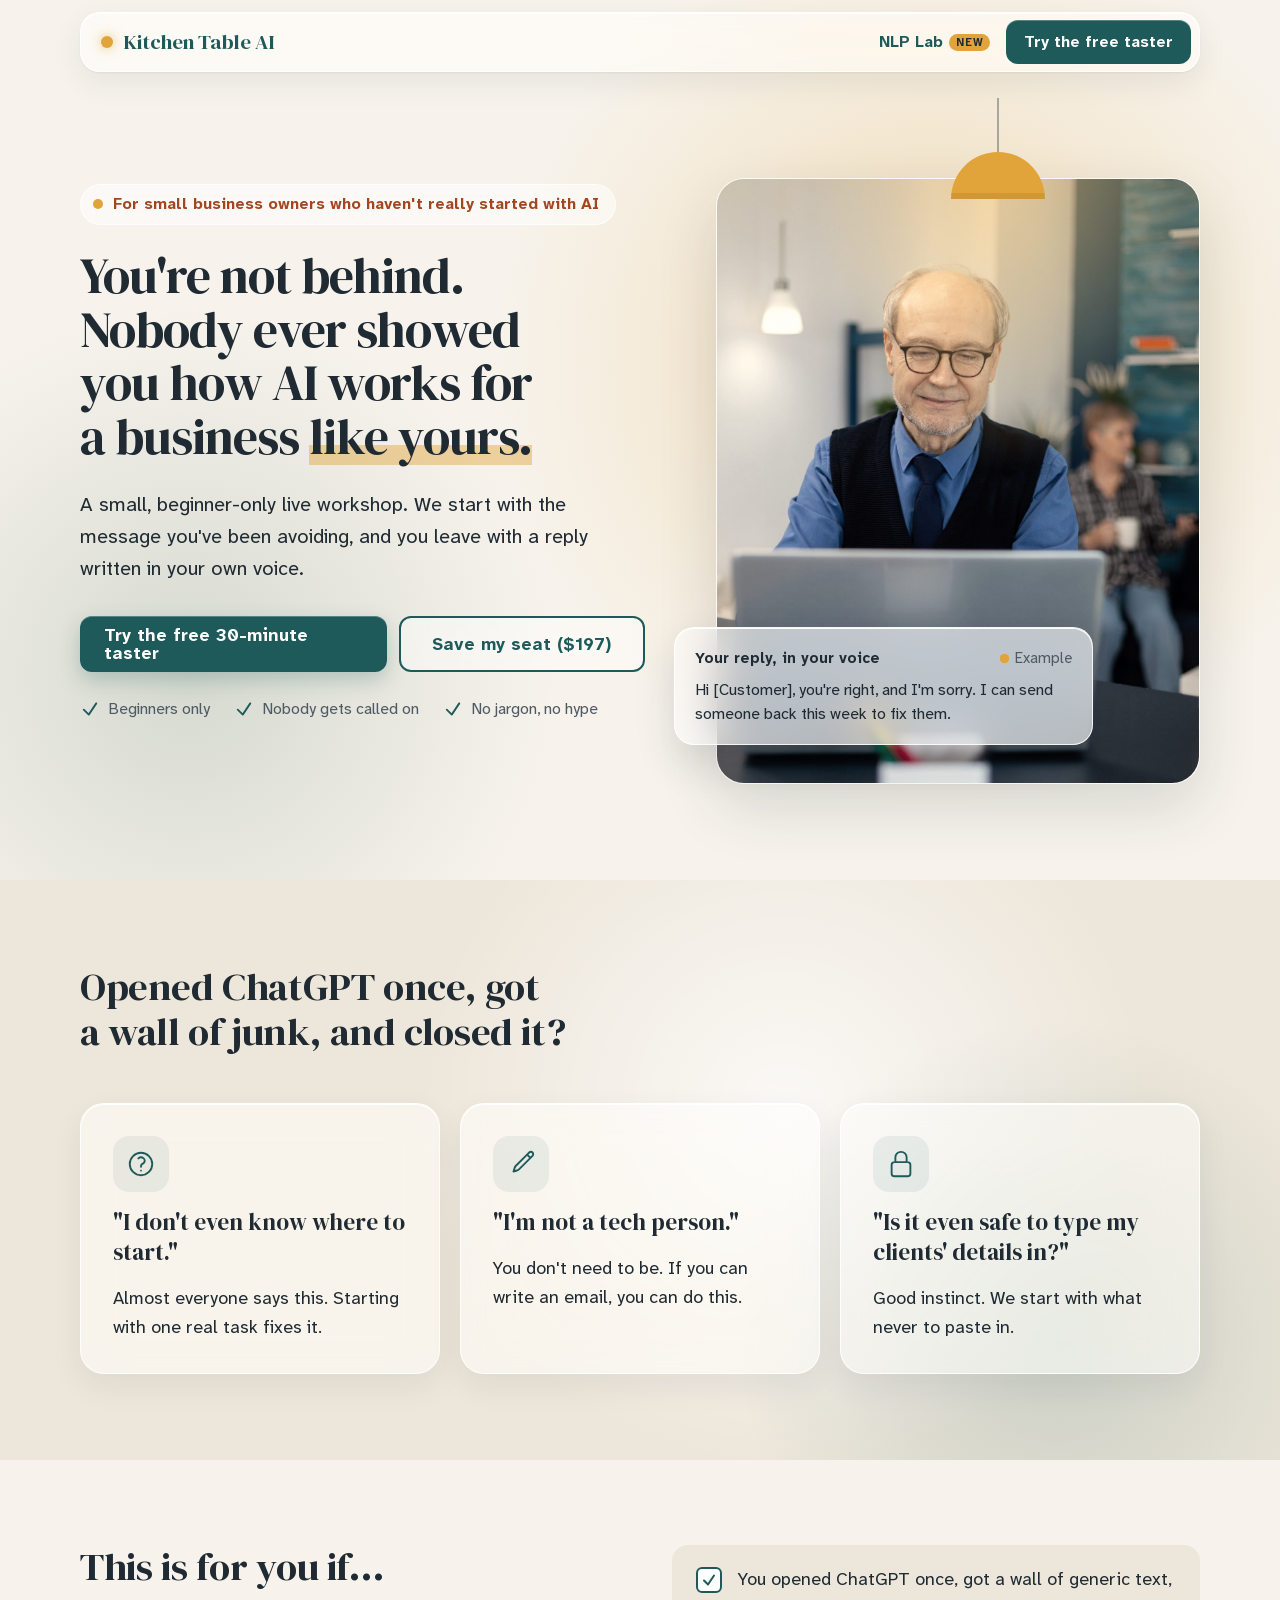
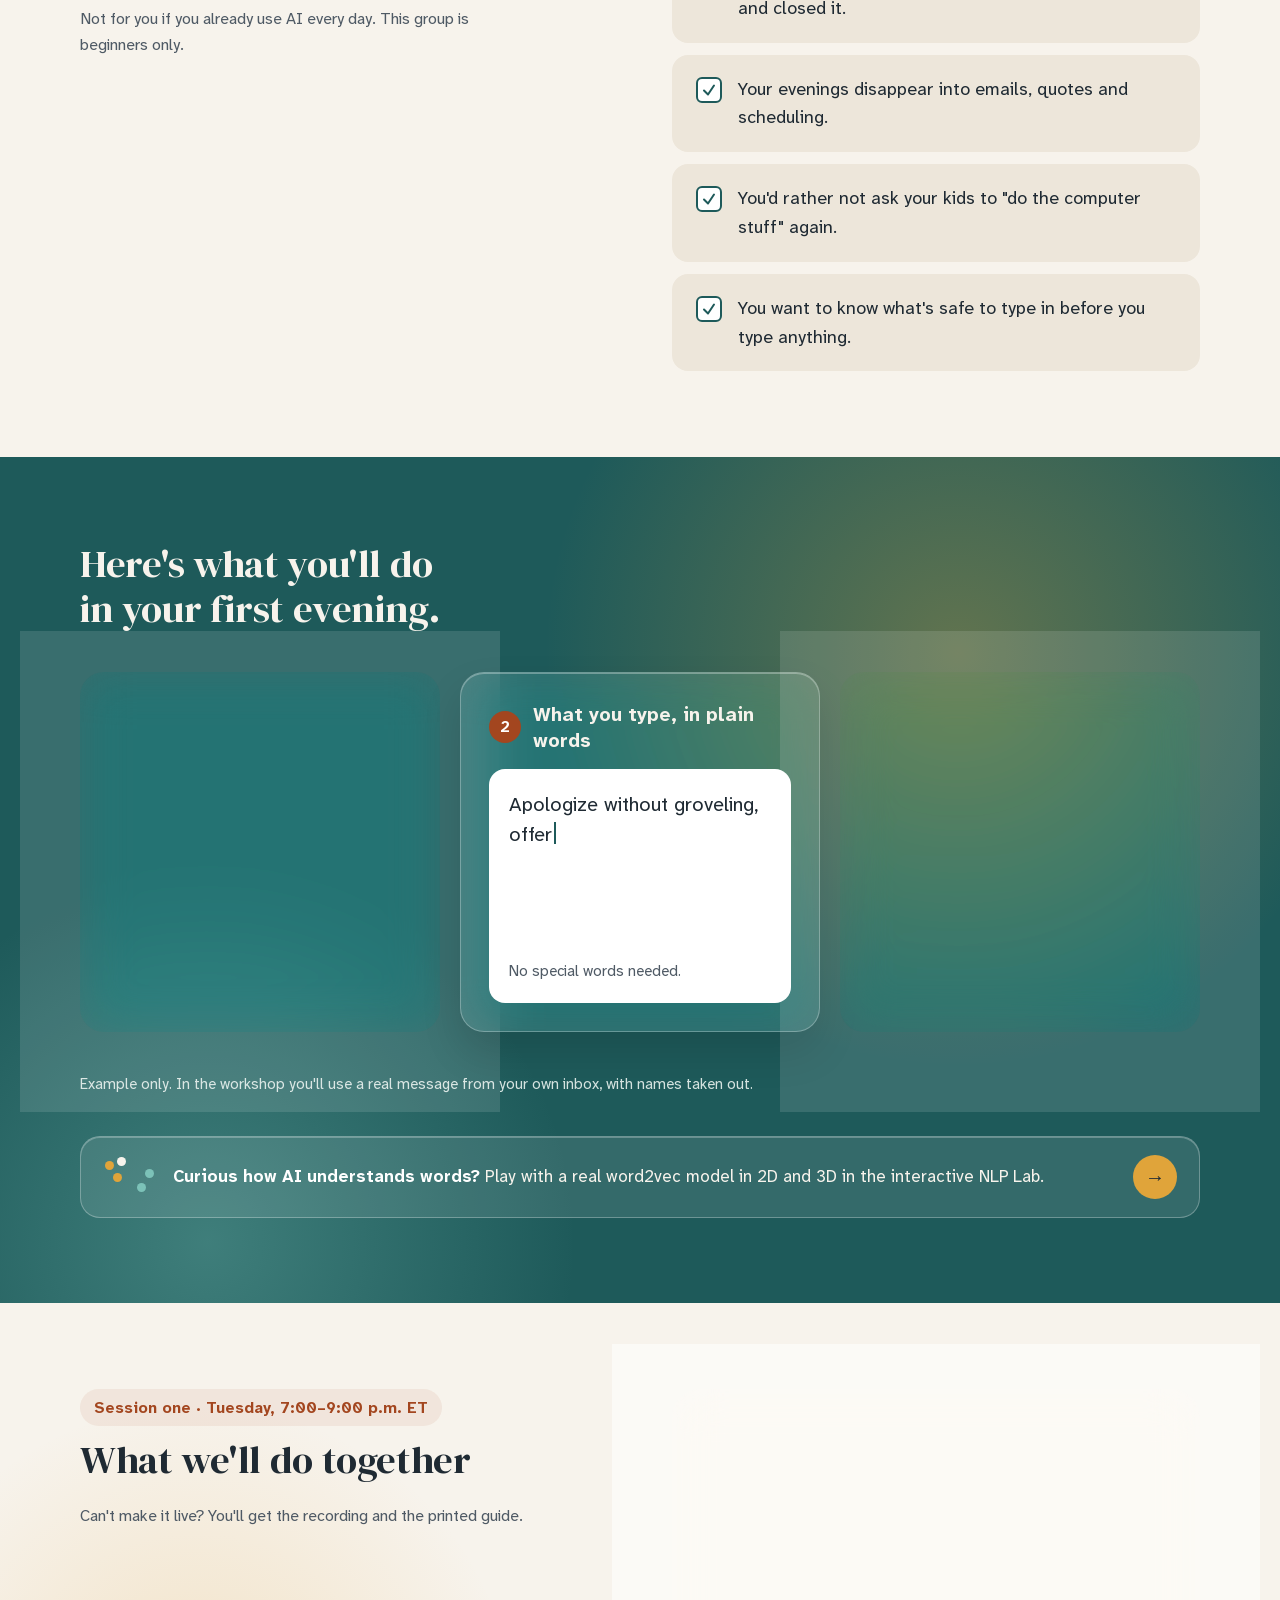
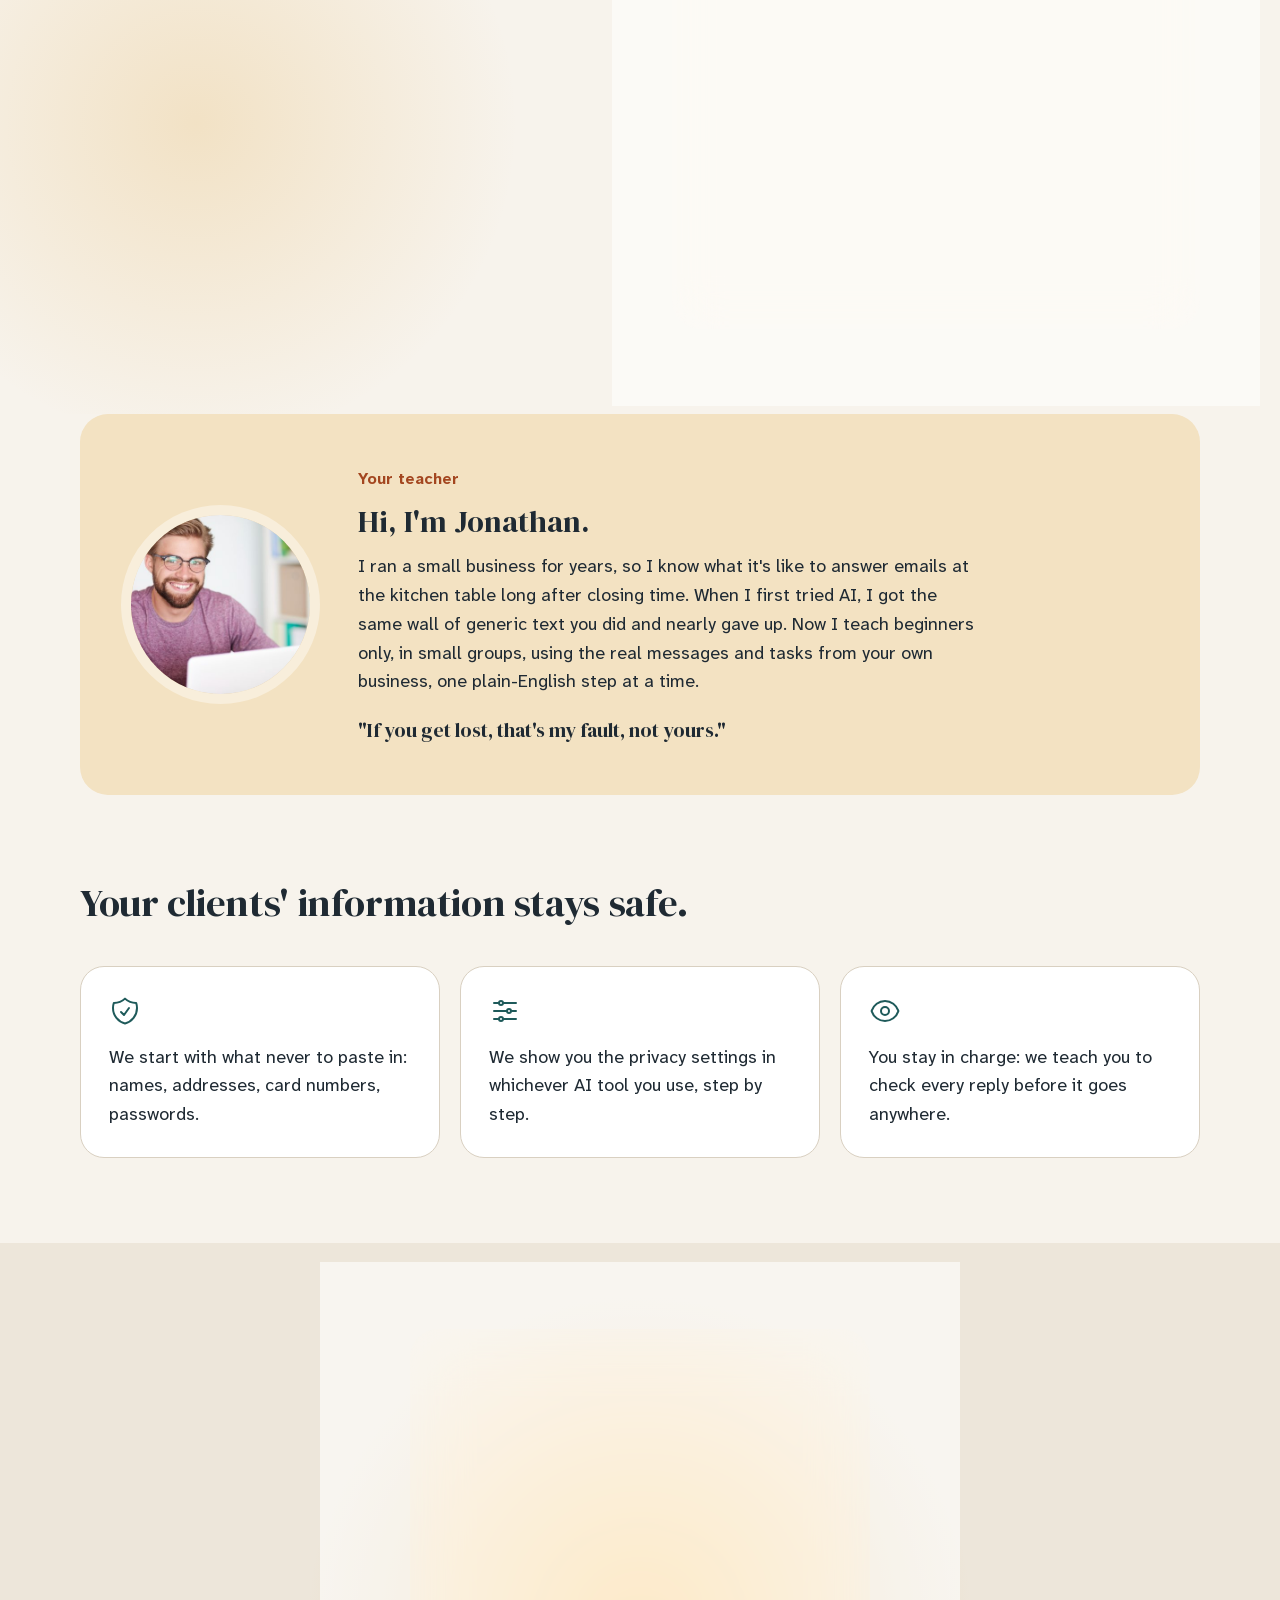
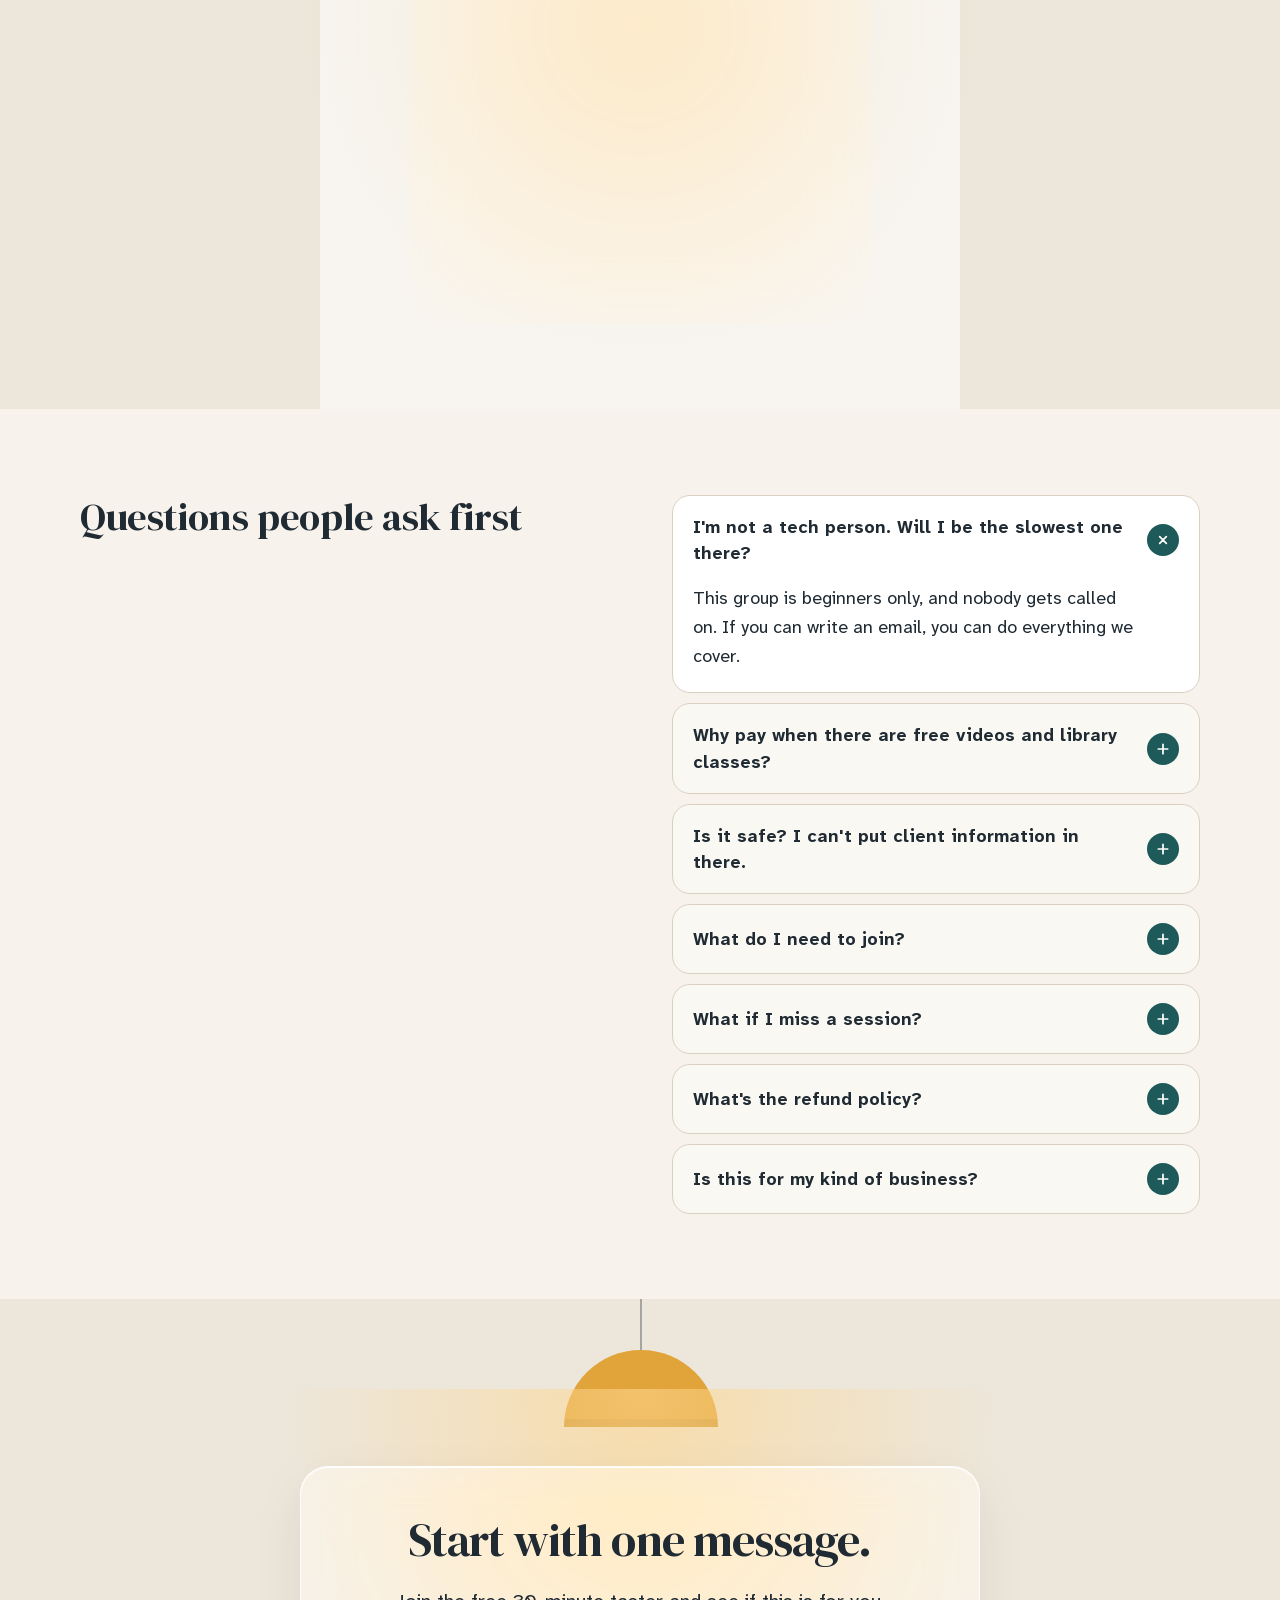
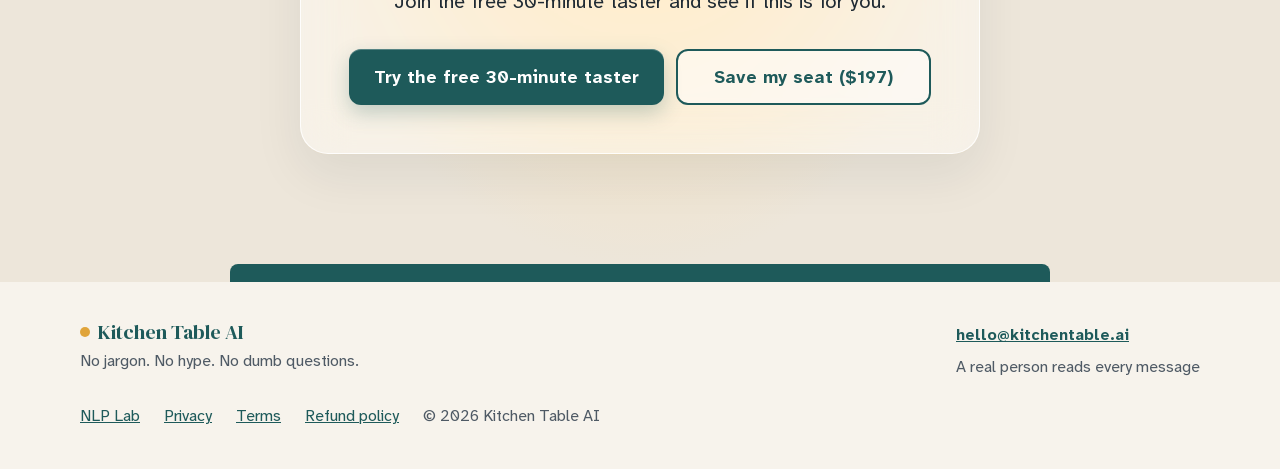
<file: index.html>
<!DOCTYPE html>
<html lang="en">
<head>
  <meta charset="utf-8">
  <meta name="viewport" content="width=device-width, initial-scale=1">
  <title>Kitchen Table AI | AI basics for small business owners</title>
  <meta name="description" content="A small, beginner-only live workshop for small business owners. Start with the message you've been avoiding and leave with a reply written in your own voice.">
  <meta name="theme-color" content="#F7F3EC">
  <meta property="og:type" content="website">
  <meta property="og:title" content="You're not behind. | Kitchen Table AI">
  <meta property="og:description" content="A small, beginner-only live AI workshop for small business owners. No jargon, no hype.">
  <meta property="og:image" content="/images/hero-laptop.jpg">
  <link rel="icon" href="data:image/svg+xml,%3Csvg xmlns='http://www.w3.org/2000/svg' viewBox='0 0 32 32'%3E%3Ccircle cx='16' cy='16' r='12' fill='%23E0A43A'/%3E%3C/svg%3E">
  <link rel="preload" href="/fonts/atkinson-hyperlegible-next-latin.woff2" as="font" type="font/woff2" crossorigin>
  <link rel="preload" href="/fonts/dm-serif-display-latin.woff2" as="font" type="font/woff2" crossorigin>
  <link rel="stylesheet" href="/fonts/fonts.css">
  <style>
    :root { --display: 'DM Serif Display'; --body: 'Atkinson Hyperlegible Next'; }
    html, body { margin: 0; background: #F7F3EC; color: #1F2A33; font-family: var(--body), sans-serif; font-synthesis: none; font-size: 18px; line-height: 1.6; -webkit-font-smoothing: antialiased; overflow-x: clip; }
    *, *::before, *::after { box-sizing: border-box; }
    a { color: #1E5A5A; }
    a:hover { color: #154242; }
    h1, h2, h3, p { margin: 0; }
    html { scroll-behavior: smooth; scroll-padding-top: 96px; }
    [hidden] { display: none !important; }
    @media (prefers-reduced-motion: reduce) { html { scroll-behavior: auto; } }

    /* Hover and keyboard-focus states (override the inline styles). */
    .h1:hover{background:#154242 !important;color:#fff !important;transform:translateY(-1px) !important}
    .f1:focus-visible{outline:3px solid #1E5A5A !important;outline-offset:2px !important}
    .h2:hover{background:#154242 !important;color:#fff !important;transform:translateY(-2px) !important;box-shadow:inset 0 1px 0 rgba(255,255,255,0.25),0 12px 28px rgba(30,90,90,0.32) !important}
    .h3:hover{background:rgba(255,255,255,0.8) !important;color:#154242 !important;transform:translateY(-2px) !important}
    .h4:hover{transform:translateY(-4px) !important}
    .f2:focus-visible{outline:3px solid #F7F3EC !important;outline-offset:2px !important}
    .h5:hover{background:#154242 !important;color:#fff !important;transform:translateY(-2px) !important}
    .h6:hover{background:rgba(255,255,255,0.85) !important;color:#154242 !important;transform:translateY(-2px) !important}
    /* Taster signup dialog */
    .signup { width: min(520px, calc(100% - 32px)); max-height: calc(100dvh - 32px); margin: auto; padding: 0; border: 1px solid rgba(255,255,255,0.9); border-radius: 28px; background: #FBF8F3; color: #1F2A33; box-shadow: 0 30px 80px rgba(31,42,51,0.28); overflow: auto; }
    .signup::backdrop { background: rgba(31,42,51,0.45); backdrop-filter: blur(4px); -webkit-backdrop-filter: blur(4px); }
    .signup:target:not([open]) { display: block; position: fixed; inset: 0; z-index: 50; }  /* no-JS fallback */
    html:has(.signup[open]) { overflow: hidden; }
    .signup__inner { position: relative; padding: clamp(28px, 5vw, 40px); display: flex; flex-direction: column; gap: 20px; }
    .signup__lamp { position: absolute; top: 0; right: 40px; width: 72px; height: 36px; background: #E0A43A; border-radius: 0 0 999px 999px; }
    .signup__close { position: absolute; top: 12px; left: 12px; width: 44px; height: 44px; border-radius: 12px; border: none; background: transparent; color: #4F5A65; display: flex; align-items: center; justify-content: center; cursor: pointer; text-decoration: none; }
    .signup__close:hover { background: rgba(30,90,90,0.07); color: #1F2A33; }
    .signup__eyebrow { color: #A3461F; font-weight: 700; font-size: 16px; padding-top: 28px; }
    .signup h2 { font: 400 clamp(30px, 5vw, 38px)/1.12 var(--display), serif; letter-spacing: -0.01em; text-wrap: balance; }
    .signup__when { display: flex; align-items: center; gap: 10px; background: #F3E2C2; border-radius: 14px; padding: 12px 16px; font-weight: 700; font-size: 16px; }
    .signup form { display: flex; flex-direction: column; gap: 16px; }
    .field { display: flex; flex-direction: column; gap: 6px; }
    .field label { font-weight: 700; font-size: 17px; }
    .field input { height: 56px; width: 100%; border: 2px solid #7A8590; border-radius: 10px; padding: 0 16px; font: 18px/1 var(--body), sans-serif; color: #1F2A33; background: #fff; }
    .field input:focus-visible { outline: 3px solid #1E5A5A; outline-offset: 2px; border-color: #1E5A5A; }
    .field input[aria-invalid="true"] { border-color: #A3261F; }
    .field__error { color: #A3261F; font-weight: 700; font-size: 15px; }
    .signup__submit { height: 56px; border: none; border-radius: 12px; background: #1E5A5A; color: #fff; font: 700 18px/1 var(--body), sans-serif; cursor: pointer; box-shadow: inset 0 1px 0 rgba(255,255,255,0.25), 0 8px 20px rgba(30,90,90,0.25); transition: background .2s, transform .2s; }
    .signup__submit:hover { background: #154242; transform: translateY(-1px); }
    .signup__submit:focus-visible { outline: 3px solid #1E5A5A; outline-offset: 2px; }
    .signup__submit[disabled] { opacity: 0.65; cursor: progress; transform: none; }
    .signup__fine { font-size: 15px; color: #4F5A65; text-align: center; }
    .signup__alert { color: #A3261F; font-weight: 700; font-size: 16px; }
    .vh { position: absolute !important; width: 1px; height: 1px; margin: -1px; padding: 0; overflow: hidden; clip: rect(0 0 0 0); white-space: nowrap; border: 0; }
    @media (prefers-reduced-motion: no-preference) {
      .signup[open] { animation: signup-in .45s cubic-bezier(.2,.7,.2,1); }
      @keyframes signup-in { from { opacity: 0; transform: translateY(24px) scale(.98); } }
    }
    /* Link to the NLP Lab */
    .nav-lab { display: inline-flex; align-items: center; gap: 6px; height: 44px; padding: 0 12px; border-radius: 12px; color: #1E5A5A; font: 700 16px/1 var(--body), sans-serif; text-decoration: none; white-space: nowrap; }
    .nav-lab:hover { background: rgba(30,90,90,0.08); color: #154242; }
    .nav-lab:focus-visible, .lab-teaser:focus-visible { outline: 3px solid #E0A43A; outline-offset: 2px; }
    .nav-lab__new { font-size: 11px; text-transform: uppercase; letter-spacing: .06em; background: #E0A43A; color: #1F2A33; border-radius: 999px; padding: 3px 7px; }
    @media (max-width: 520px) { .nav-lab__new { display: none; } .nav-lab { padding: 0 8px; } }
    .cta-short { display: none; }
    @media (max-width: 520px) { .cta-long { display: none; } .cta-short { display: inline; } }
    /* Narrow phones: logo + NLP Lab only; the hero's big taster button is on the first screen. */
    @media (max-width: 440px) { header [data-cta=header] { display: none !important; } .nav-lab { padding: 0 14px; background: rgba(30,90,90,0.08); } }
    .lab-teaser { display: flex; align-items: center; gap: 18px; padding: 18px 22px; border-radius: 20px; text-decoration: none; color: #F7F3EC; background: rgba(255,255,255,0.1); border: 1px solid rgba(255,255,255,0.28); box-shadow: inset 0 1px 0 rgba(255,255,255,0.25); transition: background .2s, transform .2s; }
    .lab-teaser:hover { background: rgba(255,255,255,0.18); color: #fff; transform: translateY(-2px); }
    .lab-teaser__text { flex: 1; font-size: 17px; line-height: 1.5; }
    .lab-teaser__text strong { color: #fff; }
    .lab-teaser__go { flex: none; width: 44px; height: 44px; border-radius: 50%; background: #E0A43A; color: #1F2A33; font-weight: 700; font-size: 20px; display: flex; align-items: center; justify-content: center; }
    .lab-teaser__dots { flex: none; position: relative; width: 52px; height: 44px; }
    .lab-teaser__dots i { position: absolute; width: 9px; height: 9px; border-radius: 50%; background: #E0A43A; }
    .lab-teaser__dots i:nth-child(1) { left: 2px; top: 6px; } .lab-teaser__dots i:nth-child(2) { left: 14px; top: 2px; background: #F7F3EC; }
    .lab-teaser__dots i:nth-child(3) { left: 10px; top: 18px; } .lab-teaser__dots i:nth-child(4) { left: 34px; top: 28px; background: #7CC2B8; }
    .lab-teaser__dots i:nth-child(5) { left: 42px; top: 14px; background: #7CC2B8; }
    @media (max-width: 480px) { .lab-teaser__dots { display: none; } .lab-teaser { padding: 16px 18px; } }
  </style>
</head>
<body>


<div style="position:sticky;top:0;z-index:20;padding:12px clamp(12px,3vw,32px)">
  <header role="banner" style="max-width:1120px;margin:0 auto;height:60px;border-radius:20px;padding:0 8px 0 20px;display:flex;align-items:center;justify-content:space-between;gap:12px;background:rgba(255,255,255,0.55);backdrop-filter:blur(24px) saturate(170%);-webkit-backdrop-filter:blur(24px) saturate(170%);border:1px solid rgba(255,255,255,0.8);box-shadow:inset 0 1px 0 rgba(255,255,255,0.9),0 1px 2px rgba(31,42,51,0.06),0 10px 30px rgba(31,42,51,0.08)">
    <a href="/" style="display:flex;align-items:center;gap:10px;text-decoration:none;color:#1E5A5A;font:600 clamp(19px,1.6vw,23px)/1 var(--display),serif;white-space:nowrap"><span style="width:12px;height:12px;border-radius:50%;background:#E0A43A;box-shadow:0 0 12px rgba(224,164,58,0.7);flex:none"></span>Kitchen Table AI</a>
    <nav aria-label="Main" style="display:flex;align-items:center;gap:4px">
    <a class="nav-lab" href="/nlp/">NLP Lab<span class="nav-lab__new" aria-hidden="true">new</span></a>
    <a class="h1 f1" href="#taster" data-cta="header" style="display:inline-flex;align-items:center;height:44px;padding:0 clamp(14px,1.4vw,20px);border-radius:12px;background:#1E5A5A;color:#fff;font:700 clamp(16px,1.25vw,18px)/1 var(--body),sans-serif;text-decoration:none;white-space:nowrap;box-shadow:inset 0 1px 0 rgba(255,255,255,0.25);transition:transform .2s,background .2s"><span class="cta-long">Try the free taster</span><span class="cta-short">Free taster</span></a>
    </nav>
  </header>
</div>

<main>
<section data-screen-label="Hero" style="position:relative;overflow-x:clip;padding:clamp(24px,3vw,40px) clamp(16px,4vw,48px) clamp(72px,7.5vw,112px);margin-top:-84px;padding-top:calc(84px + clamp(24px,3vw,40px))">
  <div data-drift="1" style="position:absolute;top:-10%;right:-8%;width:min(900px,140vw);height:min(900px,140vw);border-radius:50%;background:radial-gradient(circle,rgba(224,164,58,0.38) 0%,rgba(224,164,58,0.12) 40%,rgba(224,164,58,0) 70%);pointer-events:none"></div>
  <div data-drift="2" style="position:absolute;bottom:-20%;left:-15%;width:min(760px,130vw);height:min(760px,130vw);border-radius:50%;background:radial-gradient(circle,rgba(94,127,107,0.22) 0%,rgba(94,127,107,0) 68%);pointer-events:none"></div>
  <div style="position:relative;max-width:1120px;margin:0 auto;display:flex;flex-wrap:wrap;align-items:center;gap:clamp(48px,5.5vw,80px)">
    <div style="flex:11 1 340px;display:flex;flex-direction:column;gap:24px">
      <p data-in="1" style="align-self:flex-start;display:flex;align-items:center;gap:10px;color:#A3461F;font-weight:700;font-size:16px;line-height:1.4;padding:8px 16px 8px 12px;border-radius:999px;background:rgba(255,255,255,0.5);backdrop-filter:blur(16px);-webkit-backdrop-filter:blur(16px);border:1px solid rgba(255,255,255,0.8)"><span style="width:10px;height:10px;border-radius:50%;background:#E0A43A;flex:none"></span>For small business owners who haven't really started with AI</p>
      <h1 data-in="2" style="font:600 clamp(36px,3.9vw,56px)/1.08 var(--display),serif;letter-spacing:-0.02em;text-wrap:balance">You're not behind. Nobody ever showed you how AI works for a business <span style="background:linear-gradient(transparent 62%,rgba(224,164,58,0.45) 62%,rgba(224,164,58,0.45) 92%,transparent 92%)">like yours.</span></h1>
      <p data-in="3" style="font-size:20px;line-height:1.6;max-width:32em;color:#1F2A33;text-wrap:pretty">A small, beginner-only live workshop. We start with the message you've been avoiding, and you leave with a reply written in your own voice.</p>
      <div data-in="4" style="display:flex;flex-wrap:wrap;gap:12px;padding-top:8px">
        <a class="h2 f1" href="#taster" data-cta="hero" style="flex:1 1 280px;display:inline-flex;align-items:center;justify-content:center;height:56px;padding:0 24px;border-radius:12px;background:#1E5A5A;color:#fff;font:700 18px/1 var(--body),sans-serif;text-decoration:none;box-shadow:inset 0 1px 0 rgba(255,255,255,0.25),0 8px 20px rgba(30,90,90,0.25);transition:transform .2s,box-shadow .2s,background .2s">Try the free 30-minute taster</a>
        <a class="h3 f1" href="#price" style="flex:1 1 220px;display:inline-flex;align-items:center;justify-content:center;height:56px;padding:0 24px;border-radius:12px;border:2px solid #1E5A5A;background:rgba(255,255,255,0.45);backdrop-filter:blur(12px);-webkit-backdrop-filter:blur(12px);color:#1E5A5A;font:700 18px/1 var(--body),sans-serif;text-decoration:none;transition:transform .2s,background .2s">Save my seat ($197)</a>
      </div>
      <div data-in="5" style="display:flex;flex-wrap:wrap;gap:8px 24px;color:#4F5A65;font-size:16px">
        <span style="display:flex;align-items:center;gap:8px"><svg width="20" height="20" viewBox="0 0 24 24" fill="none" stroke="#1E5A5A" stroke-width="2.2" stroke-linecap="round" stroke-linejoin="round"><path d="m4.5 12.75 6 6 9-13.5"></path></svg>Beginners only</span>
        <span style="display:flex;align-items:center;gap:8px"><svg width="20" height="20" viewBox="0 0 24 24" fill="none" stroke="#1E5A5A" stroke-width="2.2" stroke-linecap="round" stroke-linejoin="round"><path d="m4.5 12.75 6 6 9-13.5"></path></svg>Nobody gets called on</span>
        <span style="display:flex;align-items:center;gap:8px"><svg width="20" height="20" viewBox="0 0 24 24" fill="none" stroke="#1E5A5A" stroke-width="2.2" stroke-linecap="round" stroke-linejoin="round"><path d="m4.5 12.75 6 6 9-13.5"></path></svg>No jargon, no hype</span>
      </div>
    </div>

    <div data-in="3" style="flex:9 1 300px;position:relative;padding-top:56px">
      <div style="position:absolute;top:-24px;left:58%;width:2px;height:58px;background:#1F2A33;opacity:0.35"></div>
      <div data-swing="1" aria-hidden="true" style="position:absolute;top:30px;left:calc(58% - 46px);width:94px;z-index:2;transform-origin:47px -54px">
        <div style="width:94px;height:47px;background:#E0A43A;border-radius:94px 94px 0 0;box-shadow:inset 0 -6px 0 rgba(0,0,0,0.08)"></div>
        
      </div>
      <div style="position:relative;aspect-ratio:4/5;border-radius:28px;overflow:hidden;border:1px solid rgba(255,255,255,0.8);box-shadow:0 24px 60px rgba(31,42,51,0.14);background:repeating-linear-gradient(135deg,#EDE6DA 0 12px,#F3EDE3 12px 24px);display:flex;align-items:flex-start;justify-content:flex-end;padding:20px">
        <img src="/images/hero-laptop.jpg" width="1400" height="2100" fetchpriority="high" alt="Smiling older man working on a laptop at home" onerror="this.style.display='none'" style="position:absolute;inset:0;width:100%;height:100%;object-fit:cover;filter:sepia(0.18) saturate(0.95)">
        <div style="position:absolute;inset:0;background:linear-gradient(200deg,rgba(255,214,140,0.28),rgba(255,214,140,0) 45%)"><div data-glow="1" style="position: absolute; top: -6px; left: 94px; width: 374px; height: 300px; background: radial-gradient(ellipse at 50% 0%,rgba(255,214,140,0.55),rgba(255,214,140,0) 70%); pointer-events: none"></div></div>
        
      </div>
      <div data-float="1" style="position:absolute;left:calc(16px - 4.5vw);right:22%;bottom:clamp(20px,3vw,40px);z-index:3;border-radius:20px;padding:18px 20px;display:flex;flex-direction:column;gap:8px;background:rgba(255,255,255,0.62);backdrop-filter:blur(22px) saturate(170%);-webkit-backdrop-filter:blur(22px) saturate(170%);border:1px solid rgba(255,255,255,0.85);box-shadow:inset 0 1px 0 rgba(255,255,255,0.95),0 18px 40px rgba(31,42,51,0.14)">
        <div style="display:flex;align-items:center;justify-content:space-between;gap:8px;font-size:15px;color:#4F5A65"><span style="font-weight:700;color:#1F2A33">Your reply, in your voice</span><span style="display:flex;align-items:center;gap:6px"><span style="position:relative;width:9px;height:9px;border-radius:50%;background:#E0A43A"><span data-pulse="1" style="position:absolute;inset:0;border-radius:50%;background:#E0A43A"></span></span>Example</span></div>
        <p style="font-size:16px;line-height:1.5">Hi [Customer], you're right, and I'm sorry. I can send someone back this week to fix them.</p>
      </div>
    </div>
  </div>
</section>

<section data-screen-label="Problem" style="position:relative;overflow:hidden;background:#EDE6DA;padding:clamp(64px,6.67vw,96px) clamp(16px,4vw,48px)">
  <div data-drift="3" style="position:absolute;top:-30%;left:30%;width:min(800px,150vw);height:min(800px,150vw);border-radius:50%;background:radial-gradient(circle,rgba(255,255,255,0.75),rgba(255,255,255,0) 65%);pointer-events:none"></div>
  <div data-drift="1" style="position:absolute;bottom:-40%;right:-10%;width:min(700px,140vw);height:min(700px,140vw);border-radius:50%;background:radial-gradient(circle,rgba(30,90,90,0.16),rgba(30,90,90,0) 65%);pointer-events:none"></div>
  <div style="position:relative;max-width:1120px;margin:0 auto;display:flex;flex-direction:column;gap:48px">
    <h2 data-reveal="1" style="font:600 clamp(34px,3.05vw,44px)/1.15 var(--display),serif;letter-spacing:-0.01em;max-width:18em;text-wrap:balance">Opened ChatGPT once, got a wall of junk, and closed it?</h2>
    <div style="display:grid;grid-template-columns:repeat(auto-fit,minmax(min(300px,100%),1fr));gap:20px">
      <div class="h4" data-reveal="1" style="border-radius:24px;padding:32px;display:flex;flex-direction:column;gap:16px;background:rgba(255,255,255,0.55);backdrop-filter:blur(22px) saturate(160%);-webkit-backdrop-filter:blur(22px) saturate(160%);border:1px solid rgba(255,255,255,0.85);box-shadow:inset 0 1px 0 rgba(255,255,255,0.95),0 12px 32px rgba(31,42,51,0.07);transition:transform .3s">
        <span style="width:56px;height:56px;border-radius:16px;background:rgba(30,90,90,0.08);display:flex;align-items:center;justify-content:center"><svg width="30" height="30" viewBox="0 0 24 24" fill="none" stroke="#1E5A5A" stroke-width="1.5" stroke-linecap="round" stroke-linejoin="round"><path d="M9.879 7.519c1.171-1.025 3.071-1.025 4.242 0 1.172 1.025 1.172 2.687 0 3.712-.203.179-.43.326-.67.442-.745.361-1.45.999-1.45 1.827v.75M21 12a9 9 0 1 1-18 0 9 9 0 0 1 18 0Zm-9 5.25h.008v.008H12v-.008Z"></path></svg></span>
        <p style="font:600 23px/1.3 var(--display),serif">"I don't even know where to start."</p>
        <p>Almost everyone says this. Starting with one real task fixes it.</p>
      </div>
      <div class="h4" data-reveal="2" style="border-radius:24px;padding:32px;display:flex;flex-direction:column;gap:16px;background:rgba(255,255,255,0.55);backdrop-filter:blur(22px) saturate(160%);-webkit-backdrop-filter:blur(22px) saturate(160%);border:1px solid rgba(255,255,255,0.85);box-shadow:inset 0 1px 0 rgba(255,255,255,0.95),0 12px 32px rgba(31,42,51,0.07);transition:transform .3s">
        <span style="width:56px;height:56px;border-radius:16px;background:rgba(30,90,90,0.08);display:flex;align-items:center;justify-content:center"><svg width="30" height="30" viewBox="0 0 24 24" fill="none" stroke="#1E5A5A" stroke-width="1.5" stroke-linecap="round" stroke-linejoin="round"><path d="m16.862 4.487 1.687-1.688a1.875 1.875 0 1 1 2.652 2.652L10.582 16.07a4.5 4.5 0 0 1-1.897 1.13L6 18l.8-2.685a4.5 4.5 0 0 1 1.13-1.897l8.932-8.931Zm0 0L19.5 7.125"></path></svg></span>
        <p style="font:600 23px/1.3 var(--display),serif">"I'm not a tech person."</p>
        <p>You don't need to be. If you can write an email, you can do this.</p>
      </div>
      <div class="h4" data-reveal="3" style="border-radius:24px;padding:32px;display:flex;flex-direction:column;gap:16px;background:rgba(255,255,255,0.55);backdrop-filter:blur(22px) saturate(160%);-webkit-backdrop-filter:blur(22px) saturate(160%);border:1px solid rgba(255,255,255,0.85);box-shadow:inset 0 1px 0 rgba(255,255,255,0.95),0 12px 32px rgba(31,42,51,0.07);transition:transform .3s">
        <span style="width:56px;height:56px;border-radius:16px;background:rgba(30,90,90,0.08);display:flex;align-items:center;justify-content:center"><svg width="30" height="30" viewBox="0 0 24 24" fill="none" stroke="#1E5A5A" stroke-width="1.5" stroke-linecap="round" stroke-linejoin="round"><path d="M16.5 10.5V6.75a4.5 4.5 0 1 0-9 0v3.75m-.75 11.25h10.5a2.25 2.25 0 0 0 2.25-2.25v-6.75a2.25 2.25 0 0 0-2.25-2.25H6.75a2.25 2.25 0 0 0-2.25 2.25v6.75a2.25 2.25 0 0 0 2.25 2.25Z"></path></svg></span>
        <p style="font:600 23px/1.3 var(--display),serif">"Is it even safe to type my clients' details in?"</p>
        <p>Good instinct. We start with what never to paste in.</p>
      </div>
    </div>
  </div>
</section>

<section data-screen-label="For you" style="padding:clamp(64px,6.67vw,96px) clamp(16px,4vw,48px)">
  <div style="max-width:1120px;margin:0 auto;display:grid;grid-template-columns:repeat(auto-fit,minmax(min(340px,100%),1fr));gap:32px clamp(32px,5vw,80px);align-items:start">
    <div data-reveal="1" style="display:flex;flex-direction:column;gap:16px">
      <h2 style="font:600 clamp(34px,3.05vw,44px)/1.15 var(--display),serif;letter-spacing:-0.01em">This is for you if…</h2>
      <p style="font-size:16px;color:#4F5A65;max-width:26em">Not for you if you already use AI every day. This group is beginners only.</p>
    </div>
    <div style="display:flex;flex-direction:column;gap:12px">
      <div data-reveal="1" style="display:flex;gap:16px;align-items:flex-start;padding:20px 24px;border-radius:16px;background:#EDE6DA"><span style="flex:none;margin-top:2px;width:26px;height:26px;border:2px solid #1E5A5A;border-radius:6px;display:flex;align-items:center;justify-content:center;background:#fff"><svg width="16" height="16" viewBox="0 0 24 24" fill="none" stroke="#1E5A5A" stroke-width="3" stroke-linecap="round" stroke-linejoin="round"><path d="m4.5 12.75 6 6 9-13.5"></path></svg></span><p>You opened ChatGPT once, got a wall of generic text, and closed it.</p></div>
      <div data-reveal="2" style="display:flex;gap:16px;align-items:flex-start;padding:20px 24px;border-radius:16px;background:#EDE6DA"><span style="flex:none;margin-top:2px;width:26px;height:26px;border:2px solid #1E5A5A;border-radius:6px;display:flex;align-items:center;justify-content:center;background:#fff"><svg width="16" height="16" viewBox="0 0 24 24" fill="none" stroke="#1E5A5A" stroke-width="3" stroke-linecap="round" stroke-linejoin="round"><path d="m4.5 12.75 6 6 9-13.5"></path></svg></span><p>Your evenings disappear into emails, quotes and scheduling.</p></div>
      <div data-reveal="3" style="display:flex;gap:16px;align-items:flex-start;padding:20px 24px;border-radius:16px;background:#EDE6DA"><span style="flex:none;margin-top:2px;width:26px;height:26px;border:2px solid #1E5A5A;border-radius:6px;display:flex;align-items:center;justify-content:center;background:#fff"><svg width="16" height="16" viewBox="0 0 24 24" fill="none" stroke="#1E5A5A" stroke-width="3" stroke-linecap="round" stroke-linejoin="round"><path d="m4.5 12.75 6 6 9-13.5"></path></svg></span><p>You'd rather not ask your kids to "do the computer stuff" again.</p></div>
      <div data-reveal="4" style="display:flex;gap:16px;align-items:flex-start;padding:20px 24px;border-radius:16px;background:#EDE6DA"><span style="flex:none;margin-top:2px;width:26px;height:26px;border:2px solid #1E5A5A;border-radius:6px;display:flex;align-items:center;justify-content:center;background:#fff"><svg width="16" height="16" viewBox="0 0 24 24" fill="none" stroke="#1E5A5A" stroke-width="3" stroke-linecap="round" stroke-linejoin="round"><path d="m4.5 12.75 6 6 9-13.5"></path></svg></span><p>You want to know what's safe to type in before you type anything.</p></div>
    </div>
  </div>
</section>

<section data-screen-label="First win" style="position:relative;overflow:hidden;padding:clamp(64px,6.67vw,96px) clamp(16px,4vw,48px);background:#1E5A5A">
  <div data-drift="2" style="position:absolute;top:-30%;right:-10%;width:min(900px,160vw);height:min(900px,160vw);border-radius:50%;background:radial-gradient(circle,rgba(224,164,58,0.35),rgba(224,164,58,0) 65%);pointer-events:none"></div>
  <div data-drift="3" style="position:absolute;bottom:-40%;left:-15%;width:min(800px,150vw);height:min(800px,150vw);border-radius:50%;background:radial-gradient(circle,rgba(124,194,184,0.35),rgba(124,194,184,0) 65%);pointer-events:none"></div>
  <div style="position:relative;max-width:1120px;margin:0 auto;display:flex;flex-direction:column;gap:40px">
    <h2 data-reveal="1" style="font:600 clamp(34px,3.05vw,44px)/1.15 var(--display),serif;letter-spacing:-0.01em;color:#F7F3EC;text-wrap:balance;max-width:16em">Here's what you'll do in your first evening.</h2>
    <div style="display:grid;grid-template-columns:repeat(auto-fit,minmax(min(320px,100%),1fr));gap:20px;align-items:stretch">
      <div data-reveal="1" style="border-radius:24px;padding:28px;display:flex;flex-direction:column;gap:16px;background:rgba(255,255,255,0.12);backdrop-filter:blur(24px) saturate(150%);-webkit-backdrop-filter:blur(24px) saturate(150%);border:1px solid rgba(255,255,255,0.28);box-shadow:inset 0 1px 0 rgba(255,255,255,0.3),0 20px 40px rgba(0,0,0,0.12);color:#F7F3EC">
        <div style="display:flex;align-items:center;gap:12px"><span style="width:32px;height:32px;border-radius:50%;background:#A3461F;color:#fff;font-weight:700;font-size:16px;display:flex;align-items:center;justify-content:center;flex:none">1</span><h3 style="font:700 20px/1.3 var(--body),sans-serif">The message you've been avoiding</h3></div>
        <div style="background:#F7F3EC;color:#1F2A33;border-radius:16px;padding:20px;display:flex;flex-direction:column;gap:10px;flex:1">
          <div style="display:flex;justify-content:space-between;align-items:center;gap:8px;font-size:15px;color:#4F5A65"><span style="font-weight:700;color:#1F2A33">From: [Customer]</span><span style="border:1px solid #7A8590;border-radius:999px;padding:1px 10px">Example</span></div>
          <p>Hi, the team came Thursday but the baseboards in the living room were skipped again. This is the second time. I'm starting to wonder if it's worth it.</p>
        </div>
      </div>
      <div data-reveal="2" style="border-radius:24px;padding:28px;display:flex;flex-direction:column;gap:16px;background:rgba(255,255,255,0.12);backdrop-filter:blur(24px) saturate(150%);-webkit-backdrop-filter:blur(24px) saturate(150%);border:1px solid rgba(255,255,255,0.28);box-shadow:inset 0 1px 0 rgba(255,255,255,0.3),0 20px 40px rgba(0,0,0,0.12);color:#F7F3EC">
        <div style="display:flex;align-items:center;gap:12px"><span style="width:32px;height:32px;border-radius:50%;background:#A3461F;color:#fff;font-weight:700;font-size:16px;display:flex;align-items:center;justify-content:center;flex:none">2</span><h3 style="font:700 20px/1.3 var(--body),sans-serif">What you type, in plain words</h3></div>
        <div style="background:#fff;color:#1F2A33;border-radius:16px;padding:20px;flex:1;display:flex;flex-direction:column;justify-content:space-between;gap:16px">
          <p style="font-size:20px;line-height:1.5" aria-label="Apologize without groveling, offer to send someone back to fix it, keep it short."><span data-type="1" aria-hidden="true">Apologize without groveling, offer to send someone back to fix it, keep it short.</span><span data-caret="1" aria-hidden="true" style="display:inline-block;width:2px;height:1.1em;background:#1E5A5A;vertical-align:-0.15em;margin-left:2px"></span></p>
          <span style="font-size:15px;color:#4F5A65">No special words needed.</span>
        </div>
      </div>
      <div data-reveal="3" style="border-radius:24px;padding:28px;display:flex;flex-direction:column;gap:16px;background:rgba(255,255,255,0.12);backdrop-filter:blur(24px) saturate(150%);-webkit-backdrop-filter:blur(24px) saturate(150%);border:1px solid rgba(255,255,255,0.28);box-shadow:inset 0 1px 0 rgba(255,255,255,0.3),0 20px 40px rgba(0,0,0,0.12);color:#F7F3EC">
        <div style="display:flex;align-items:center;gap:12px"><span style="width:32px;height:32px;border-radius:50%;background:#E0A43A;color:#1F2A33;font-weight:700;font-size:16px;display:flex;align-items:center;justify-content:center;flex:none">3</span><h3 style="font:700 20px/1.3 var(--body),sans-serif">The reply, then one fix</h3></div>
        <div role="group" aria-label="Reply version" style="position:relative;display:grid;grid-template-columns:1fr 1fr;border-radius:14px;padding:4px;background:rgba(0,0,0,0.18);border:1px solid rgba(255,255,255,0.2)">
          <span data-reply-pill="1" style="position:absolute;top:4px;bottom:4px;left:4px;width:calc(50% - 4px);border-radius:10px;background:#F7F3EC;box-shadow:0 2px 8px rgba(0,0,0,0.15);transition:transform .35s cubic-bezier(.3,1.4,.5,1);transform:translateX(0)"></span>
          <button type="button" class="f2" data-reply-btn="first" aria-pressed="true" style="position:relative;height:44px;border:none;border-radius:10px;background:transparent;color:#1E5A5A;font:700 16px/1 var(--body),sans-serif;cursor:pointer;transition:color .3s">First draft</button>
          <button type="button" class="f2" data-reply-btn="fix" aria-pressed="false" style="position:relative;height:44px;border:none;border-radius:10px;background:transparent;color:#F7F3EC;font:700 16px/1 var(--body),sans-serif;cursor:pointer;transition:color .3s">After one fix</button>
        </div>
        <div data-reply="1" aria-live="polite" style="background:#F7F3EC;color:#1F2A33;border-radius:16px;padding:20px;flex:1">
          <div data-reply-version="first"><p>Dear [Customer], <mark style="background:#F3E2C2;color:#1F2A33;padding:1px 4px;border-radius:4px;box-shadow:inset 0 -2px 0 #E0A43A">We sincerely regret any inconvenience</mark> this may have caused. We value your business and strive to deliver the highest quality of service.</p></div>
          <div data-reply-version="fix" hidden><p>Hi [Customer], you're right, and I'm sorry. Missing the baseboards twice isn't okay. I can send someone back this week to fix them. Would Wednesday or Friday morning suit you? [Your name]</p></div>
        </div>
      </div>
    </div>
    <p style="font-size:15px;color:#D6E4E1">Example only. In the workshop you'll use a real message from your own inbox, with names taken out.</p>
    <a class="lab-teaser" href="/nlp/">
      <span class="lab-teaser__dots" aria-hidden="true"><i></i><i></i><i></i><i></i><i></i></span>
      <span class="lab-teaser__text"><strong>Curious how AI understands words?</strong> Play with a real word2vec model in 2D and 3D in the interactive NLP Lab.</span>
      <span class="lab-teaser__go" aria-hidden="true">→</span>
    </a>
  </div>
</section>

<section data-screen-label="Steps" style="position:relative;overflow:hidden;padding:clamp(64px,6.67vw,96px) clamp(16px,4vw,48px)">
  <div data-drift="1" style="position:absolute;top:10%;left:-12%;width:min(700px,140vw);height:min(700px,140vw);border-radius:50%;background:radial-gradient(circle,rgba(224,164,58,0.22),rgba(224,164,58,0) 65%);pointer-events:none"></div>
  <div style="position:relative;max-width:1120px;margin:0 auto;display:grid;grid-template-columns:repeat(auto-fit,minmax(min(320px,100%),1fr));gap:40px clamp(32px,5vw,80px)">
    <div data-reveal="1" style="display:flex;flex-direction:column;gap:12px">
      <p style="align-self:flex-start;color:#A3461F;font-weight:700;font-size:16px;padding:6px 14px;border-radius:999px;background:rgba(163,70,31,0.08)">Session one · Tuesday, 7:00–9:00 p.m. ET</p>
      <h2 style="font:600 clamp(34px,3.05vw,44px)/1.15 var(--display),serif;letter-spacing:-0.01em">What we'll do together</h2>
      <p style="color:#4F5A65;font-size:16px;padding-top:8px">Can't make it live? You'll get the recording and the printed guide.</p>
    </div>
    <ol data-reveal="2" style="list-style:none;margin:0;padding:12px;display:flex;flex-direction:column;gap:4px;border-radius:28px;background:rgba(255,255,255,0.55);backdrop-filter:blur(24px) saturate(160%);-webkit-backdrop-filter:blur(24px) saturate(160%);border:1px solid rgba(255,255,255,0.85);box-shadow:inset 0 1px 0 rgba(255,255,255,0.95),0 16px 40px rgba(31,42,51,0.08)">
      <li style="display:flex;gap:20px;padding:20px;border-radius:18px"><span style="width:44px;height:44px;flex:none;border-radius:50%;background:#A3461F;color:#fff;font-weight:700;display:flex;align-items:center;justify-content:center">1</span><div><p style="font-weight:700;font-size:20px;line-height:1.4">What never to paste in.</p><p>Simple rules that keep your clients' information safe.</p></div></li>
      <li style="display:flex;gap:20px;padding:20px;border-radius:18px"><span style="width:44px;height:44px;flex:none;border-radius:50%;background:#A3461F;color:#fff;font-weight:700;display:flex;align-items:center;justify-content:center">2</span><div><p style="font-weight:700;font-size:20px;line-height:1.4">Your first plain-English request.</p><p>No special words. If you can write an email, you can do this.</p></div></li>
      <li style="display:flex;gap:20px;padding:20px;border-radius:18px;background:#F3E2C2"><span style="position:relative;isolation:isolate;width:44px;height:44px;flex:none;border-radius:50%;background:#E0A43A;color:#1F2A33;font-weight:700;display:flex;align-items:center;justify-content:center"><span data-pulse="2" style="position:absolute;inset:0;border-radius:50%;background:#E0A43A;z-index:-1"></span>3</span><div><p style="font-weight:700;font-size:20px;line-height:1.4">The message you've been avoiding.</p><p>You'll answer a real customer email, in your own voice, before we finish.</p></div></li>
      <li style="display:flex;gap:20px;padding:20px;border-radius:18px"><span style="width:44px;height:44px;flex:none;border-radius:50%;background:#A3461F;color:#fff;font-weight:700;display:flex;align-items:center;justify-content:center">4</span><div><p style="font-weight:700;font-size:20px;line-height:1.4">Checking its work.</p><p>How to catch mistakes and make it sound like you, not a robot.</p></div></li>
    </ol>
  </div>
</section>

<section data-screen-label="Teacher" style="padding:0 clamp(16px,4vw,48px) clamp(64px,6.67vw,96px)">
  <div data-reveal="1" style="max-width:1120px;margin:0 auto;background:#F3E2C2;border-radius:28px;padding:clamp(28px,4vw,56px);display:flex;flex-wrap:wrap;gap:32px 48px;align-items:center">
    <div style="width:clamp(120px,14vw,200px);aspect-ratio:1;flex:none;border-radius:50%;background:repeating-linear-gradient(135deg,#EBD5AE 0 8px,#F3E2C2 8px 16px);display:flex;align-items:center;justify-content:center;text-align:center;font:13px/1.3 ui-monospace,Menlo,monospace;color:#4F5A65;box-shadow:0 0 0 10px rgba(255,255,255,0.4);position:relative;overflow:hidden">Photo:<br>teacher<img src="/images/jonathan.jpg" width="600" height="400" loading="lazy" alt="Jonathan, your teacher" onerror="this.style.display='none'" style="position:absolute;inset:0;width:100%;height:100%;object-fit:cover;object-position:50% 25%"></div>
    <div style="flex:1 1 320px;display:flex;flex-direction:column;gap:12px;max-width:620px">
      <p style="color:#A3461F;font-weight:700;font-size:16px">Your teacher</p>
      <h3 style="font:600 clamp(27px,2.4vw,34px)/1.2 var(--display),serif">Hi, I'm Jonathan.</h3>
      <p>I ran a small business for years, so I know what it's like to answer emails at the kitchen table long after closing time. When I first tried AI, I got the same wall of generic text you did and nearly gave up. Now I teach beginners only, in small groups, using the real messages and tasks from your own business, one plain-English step at a time.</p>
      <p style="font:600 20px/1.4 var(--display),serif;color:#1F2A33;padding-top:8px">"If you get lost, that's my fault, not yours."</p>
    </div>
  </div>
</section>

<section data-screen-label="Safe" style="padding:0 clamp(16px,4vw,48px) clamp(64px,6.67vw,96px)">
  <div style="max-width:1120px;margin:0 auto;display:flex;flex-direction:column;gap:40px">
    <h2 data-reveal="1" style="font:600 clamp(34px,3.05vw,44px)/1.15 var(--display),serif;letter-spacing:-0.01em">Your clients' information stays safe.</h2>
    <div style="display:grid;grid-template-columns:repeat(auto-fit,minmax(min(300px,100%),1fr));gap:20px">
      <div data-reveal="1" style="display:flex;flex-direction:column;gap:16px;padding:28px;border-radius:24px;border:1px solid #D9D0C1;background:#fff"><svg width="32" height="32" viewBox="0 0 24 24" fill="none" stroke="#1E5A5A" stroke-width="1.5" stroke-linecap="round" stroke-linejoin="round"><path d="M9 12.75 11.25 15 15 9.75m-3-7.036A11.959 11.959 0 0 1 3.598 6 11.99 11.99 0 0 0 3 9.749c0 5.592 3.824 10.29 9 11.623 5.176-1.332 9-6.03 9-11.622 0-1.31-.21-2.571-.598-3.751h-.152c-3.196 0-6.1-1.248-8.25-3.285Z"></path></svg><p>We start with what never to paste in: names, addresses, card numbers, passwords.</p></div>
      <div data-reveal="2" style="display:flex;flex-direction:column;gap:16px;padding:28px;border-radius:24px;border:1px solid #D9D0C1;background:#fff"><svg width="32" height="32" viewBox="0 0 24 24" fill="none" stroke="#1E5A5A" stroke-width="1.5" stroke-linecap="round" stroke-linejoin="round"><path d="M10.5 6h9.75M10.5 6a1.5 1.5 0 1 1-3 0m3 0a1.5 1.5 0 1 0-3 0M3.75 6H7.5m3 12h9.75m-9.75 0a1.5 1.5 0 0 1-3 0m3 0a1.5 1.5 0 0 0-3 0m-3.75 0H7.5m9-6h3.75m-3.75 0a1.5 1.5 0 0 1-3 0m3 0a1.5 1.5 0 0 0-3 0m-9.75 0h9.75"></path></svg><p>We show you the privacy settings in whichever AI tool you use, step by step.</p></div>
      <div data-reveal="3" style="display:flex;flex-direction:column;gap:16px;padding:28px;border-radius:24px;border:1px solid #D9D0C1;background:#fff"><svg width="32" height="32" viewBox="0 0 24 24" fill="none" stroke="#1E5A5A" stroke-width="1.5" stroke-linecap="round" stroke-linejoin="round"><path d="M2.036 12.322a1.012 1.012 0 0 1 0-.639C3.423 7.51 7.36 4.5 12 4.5c4.638 0 8.573 3.007 9.963 7.178.07.207.07.431 0 .639C20.577 16.49 16.64 19.5 12 19.5c-4.638 0-8.573-3.007-9.963-7.178Z"></path><path d="M15 12a3 3 0 1 1-6 0 3 3 0 0 1 6 0Z"></path></svg><p>You stay in charge: we teach you to check every reply before it goes anywhere.</p></div>
    </div>
  </div>
</section>

<section id="price" data-screen-label="Price" style="position:relative;overflow:hidden;padding:clamp(64px,6.67vw,96px) clamp(16px,4vw,48px);background:#EDE6DA">
  <div data-drift="2" style="position:absolute;top:50%;left:50%;width:min(760px,150vw);height:min(760px,150vw);margin:calc(min(760px,150vw) / -2) 0 0 calc(min(760px,150vw) / -2);border-radius:50%;background:radial-gradient(circle,rgba(224,164,58,0.4),rgba(224,164,58,0) 62%);pointer-events:none"></div>
  <div data-reveal="1" style="position:relative;max-width:460px;margin:0 auto;border-radius:28px;padding:clamp(28px,2.8vw,40px);display:flex;flex-direction:column;gap:20px;background:rgba(255,255,255,0.6);backdrop-filter:blur(28px) saturate(170%);-webkit-backdrop-filter:blur(28px) saturate(170%);border:1px solid rgba(255,255,255,0.9);box-shadow:inset 0 1px 0 rgba(255,255,255,1),0 24px 60px rgba(31,42,51,0.12)">
    <div style="text-align:center;display:flex;flex-direction:column;gap:8px">
      <h2 style="color:#A3461F;font:700 16px/1.6 var(--body),sans-serif">AI Basics for Business Owners</h2>
      <p style="font:600 64px/1 var(--display),serif;letter-spacing:-0.02em">$197</p>
      <p style="color:#4F5A65;font-size:16px">Two live evenings · small group of 8–12</p>
    </div>
    <ul style="list-style:none;margin:0;padding:20px 0 0;border-top:1px solid rgba(31,42,51,0.12);display:flex;flex-direction:column;gap:12px">
      <li style="display:flex;gap:12px;align-items:flex-start"><svg style="flex:none;margin-top:3px" width="22" height="22" viewBox="0 0 24 24" fill="none" stroke="#1E5A5A" stroke-width="2.2" stroke-linecap="round" stroke-linejoin="round"><path d="m4.5 12.75 6 6 9-13.5"></path></svg>Two 2-hour live sessions, beginners only</li>
      <li style="display:flex;gap:12px;align-items:flex-start"><svg style="flex:none;margin-top:3px" width="22" height="22" viewBox="0 0 24 24" fill="none" stroke="#1E5A5A" stroke-width="2.2" stroke-linecap="round" stroke-linejoin="round"><path d="m4.5 12.75 6 6 9-13.5"></path></svg>A printed step-by-step guide for your fridge</li>
      <li style="display:flex;gap:12px;align-items:flex-start"><svg style="flex:none;margin-top:3px" width="22" height="22" viewBox="0 0 24 24" fill="none" stroke="#1E5A5A" stroke-width="2.2" stroke-linecap="round" stroke-linejoin="round"><path d="m4.5 12.75 6 6 9-13.5"></path></svg>Recordings, in case life happens</li>
    </ul>
    <!-- TODO: point "Save my seat" at your checkout link (Stripe, etc.). -->
    <a class="h5 f1" href="#" data-todo="checkout" style="display:flex;align-items:center;justify-content:center;height:56px;border-radius:12px;background:#1E5A5A;color:#fff;font:700 18px/1 var(--body),sans-serif;text-decoration:none;box-shadow:inset 0 1px 0 rgba(255,255,255,0.25),0 8px 20px rgba(30,90,90,0.25);transition:transform .2s,background .2s">Save my seat</a>
    <div style="background:#F3E2C2;border-radius:16px;padding:20px;display:flex;gap:14px;align-items:flex-start">
      <span style="width:12px;height:12px;border-radius:50%;background:#E0A43A;flex:none;margin-top:8px"></span>
      <p style="font-size:16px;line-height:1.55"><strong>The "first win" promise:</strong> If you don't leave session one with a real task done, in your own business, tell me and I'll refund you in full.</p>
    </div>
  </div>
</section>

<section data-screen-label="FAQ" style="padding:clamp(64px,6.67vw,96px) clamp(16px,4vw,48px)">
  <div style="max-width:1120px;margin:0 auto;display:grid;grid-template-columns:repeat(auto-fit,minmax(min(320px,100%),1fr));gap:32px clamp(32px,5vw,80px);align-items:start">
    <h2 data-reveal="1" style="font:600 clamp(34px,3.05vw,44px)/1.15 var(--display),serif;letter-spacing:-0.01em">Questions people ask first</h2>
    <div style="grid-column:span 1;display:flex;flex-direction:column;gap:10px">
      <!-- TODO: fill in the [Answer: ...] placeholders below. -->
<div data-faq="1" style="border-radius:18px;background:#fff;border:1px solid #D9D0C1;transition:background .3s">
          <button type="button" class="f1" id="faq-q1" aria-expanded="true" aria-controls="faq-a1" style="width:100%;display:flex;justify-content:space-between;align-items:center;gap:16px;padding:18px 20px;background:none;border:none;text-align:left;cursor:pointer;color:#1F2A33;font:700 18px/1.45 var(--body),sans-serif;border-radius:18px">
            <span>I'm not a tech person. Will I be the slowest one there?</span>
            <span data-faq-icon="1" aria-hidden="true" style="flex:none;width:32px;height:32px;border-radius:50%;background:#1E5A5A;display:flex;align-items:center;justify-content:center;transition:transform .35s cubic-bezier(.3,1.4,.5,1);transform:rotate(45deg)"><svg width="16" height="16" viewBox="0 0 24 24" fill="none" stroke="#fff" stroke-width="2.6" stroke-linecap="round"><path d="M12 5v14M5 12h14"></path></svg></span>
          </button>
          <p id="faq-a1" role="region" aria-labelledby="faq-q1" data-faq-a="1" style="padding:0 clamp(20px,5vw,64px) 22px 20px">This group is beginners only, and nobody gets called on. If you can write an email, you can do everything we cover.</p>
        </div>
        <div data-faq="1" style="border-radius:18px;background:rgba(255,255,255,0.35);border:1px solid #D9D0C1;transition:background .3s">
          <button type="button" class="f1" id="faq-q2" aria-expanded="false" aria-controls="faq-a2" style="width:100%;display:flex;justify-content:space-between;align-items:center;gap:16px;padding:18px 20px;background:none;border:none;text-align:left;cursor:pointer;color:#1F2A33;font:700 18px/1.45 var(--body),sans-serif;border-radius:18px">
            <span>Why pay when there are free videos and library classes?</span>
            <span data-faq-icon="1" aria-hidden="true" style="flex:none;width:32px;height:32px;border-radius:50%;background:#1E5A5A;display:flex;align-items:center;justify-content:center;transition:transform .35s cubic-bezier(.3,1.4,.5,1);transform:rotate(0deg)"><svg width="16" height="16" viewBox="0 0 24 24" fill="none" stroke="#fff" stroke-width="2.6" stroke-linecap="round"><path d="M12 5v14M5 12h14"></path></svg></span>
          </button>
          <p id="faq-a2" role="region" aria-labelledby="faq-q2" data-faq-a="1" style="padding:0 clamp(20px,5vw,64px) 22px 20px" hidden>Free classes teach AI for everyday life. This one uses your business: your customer emails, your quotes, your posts.</p>
        </div>
        <div data-faq="1" style="border-radius:18px;background:rgba(255,255,255,0.35);border:1px solid #D9D0C1;transition:background .3s">
          <button type="button" class="f1" id="faq-q3" aria-expanded="false" aria-controls="faq-a3" style="width:100%;display:flex;justify-content:space-between;align-items:center;gap:16px;padding:18px 20px;background:none;border:none;text-align:left;cursor:pointer;color:#1F2A33;font:700 18px/1.45 var(--body),sans-serif;border-radius:18px">
            <span>Is it safe? I can't put client information in there.</span>
            <span data-faq-icon="1" aria-hidden="true" style="flex:none;width:32px;height:32px;border-radius:50%;background:#1E5A5A;display:flex;align-items:center;justify-content:center;transition:transform .35s cubic-bezier(.3,1.4,.5,1);transform:rotate(0deg)"><svg width="16" height="16" viewBox="0 0 24 24" fill="none" stroke="#fff" stroke-width="2.6" stroke-linecap="round"><path d="M12 5v14M5 12h14"></path></svg></span>
          </button>
          <p id="faq-a3" role="region" aria-labelledby="faq-q3" data-faq-a="1" style="padding:0 clamp(20px,5vw,64px) 22px 20px" hidden>Session one starts with what never to paste in, so you can use it without risking your clients.</p>
        </div>
        <div data-faq="1" style="border-radius:18px;background:rgba(255,255,255,0.35);border:1px solid #D9D0C1;transition:background .3s">
          <button type="button" class="f1" id="faq-q4" aria-expanded="false" aria-controls="faq-a4" style="width:100%;display:flex;justify-content:space-between;align-items:center;gap:16px;padding:18px 20px;background:none;border:none;text-align:left;cursor:pointer;color:#1F2A33;font:700 18px/1.45 var(--body),sans-serif;border-radius:18px">
            <span>What do I need to join?</span>
            <span data-faq-icon="1" aria-hidden="true" style="flex:none;width:32px;height:32px;border-radius:50%;background:#1E5A5A;display:flex;align-items:center;justify-content:center;transition:transform .35s cubic-bezier(.3,1.4,.5,1);transform:rotate(0deg)"><svg width="16" height="16" viewBox="0 0 24 24" fill="none" stroke="#fff" stroke-width="2.6" stroke-linecap="round"><path d="M12 5v14M5 12h14"></path></svg></span>
          </button>
          <p id="faq-a4" role="region" aria-labelledby="faq-q4" data-faq-a="1" style="padding:0 clamp(20px,5vw,64px) 22px 20px" hidden>[Answer: device, internet connection, and which AI tool account to set up.]</p>
        </div>
        <div data-faq="1" style="border-radius:18px;background:rgba(255,255,255,0.35);border:1px solid #D9D0C1;transition:background .3s">
          <button type="button" class="f1" id="faq-q5" aria-expanded="false" aria-controls="faq-a5" style="width:100%;display:flex;justify-content:space-between;align-items:center;gap:16px;padding:18px 20px;background:none;border:none;text-align:left;cursor:pointer;color:#1F2A33;font:700 18px/1.45 var(--body),sans-serif;border-radius:18px">
            <span>What if I miss a session?</span>
            <span data-faq-icon="1" aria-hidden="true" style="flex:none;width:32px;height:32px;border-radius:50%;background:#1E5A5A;display:flex;align-items:center;justify-content:center;transition:transform .35s cubic-bezier(.3,1.4,.5,1);transform:rotate(0deg)"><svg width="16" height="16" viewBox="0 0 24 24" fill="none" stroke="#fff" stroke-width="2.6" stroke-linecap="round"><path d="M12 5v14M5 12h14"></path></svg></span>
          </button>
          <p id="faq-a5" role="region" aria-labelledby="faq-q5" data-faq-a="1" style="padding:0 clamp(20px,5vw,64px) 22px 20px" hidden>[Answer: recording and printed guide are sent to everyone.]</p>
        </div>
        <div data-faq="1" style="border-radius:18px;background:rgba(255,255,255,0.35);border:1px solid #D9D0C1;transition:background .3s">
          <button type="button" class="f1" id="faq-q6" aria-expanded="false" aria-controls="faq-a6" style="width:100%;display:flex;justify-content:space-between;align-items:center;gap:16px;padding:18px 20px;background:none;border:none;text-align:left;cursor:pointer;color:#1F2A33;font:700 18px/1.45 var(--body),sans-serif;border-radius:18px">
            <span>What's the refund policy?</span>
            <span data-faq-icon="1" aria-hidden="true" style="flex:none;width:32px;height:32px;border-radius:50%;background:#1E5A5A;display:flex;align-items:center;justify-content:center;transition:transform .35s cubic-bezier(.3,1.4,.5,1);transform:rotate(0deg)"><svg width="16" height="16" viewBox="0 0 24 24" fill="none" stroke="#fff" stroke-width="2.6" stroke-linecap="round"><path d="M12 5v14M5 12h14"></path></svg></span>
          </button>
          <p id="faq-a6" role="region" aria-labelledby="faq-q6" data-faq-a="1" style="padding:0 clamp(20px,5vw,64px) 22px 20px" hidden>[Answer: restate the first-win promise and how to ask for a refund.]</p>
        </div>
        <div data-faq="1" style="border-radius:18px;background:rgba(255,255,255,0.35);border:1px solid #D9D0C1;transition:background .3s">
          <button type="button" class="f1" id="faq-q7" aria-expanded="false" aria-controls="faq-a7" style="width:100%;display:flex;justify-content:space-between;align-items:center;gap:16px;padding:18px 20px;background:none;border:none;text-align:left;cursor:pointer;color:#1F2A33;font:700 18px/1.45 var(--body),sans-serif;border-radius:18px">
            <span>Is this for my kind of business?</span>
            <span data-faq-icon="1" aria-hidden="true" style="flex:none;width:32px;height:32px;border-radius:50%;background:#1E5A5A;display:flex;align-items:center;justify-content:center;transition:transform .35s cubic-bezier(.3,1.4,.5,1);transform:rotate(0deg)"><svg width="16" height="16" viewBox="0 0 24 24" fill="none" stroke="#fff" stroke-width="2.6" stroke-linecap="round"><path d="M12 5v14M5 12h14"></path></svg></span>
          </button>
          <p id="faq-a7" role="region" aria-labelledby="faq-q7" data-faq-a="1" style="padding:0 clamp(20px,5vw,64px) 22px 20px" hidden>[Answer: examples of business types that have joined.]</p>
        </div>
    </div>
  </div>
</section>

<section data-screen-label="Final" style="position:relative;overflow:hidden;background:#EDE6DA;padding:clamp(150px,13vw,190px) clamp(16px,4vw,48px) clamp(110px,10vw,150px);text-align:center">
  <div style="position:absolute;top:0;left:50%;width:2px;height:clamp(40px,4vw,60px);background:#1F2A33;opacity:0.35"></div>
  <div data-swing="2" aria-hidden="true" style="position:absolute;top:clamp(40px,4vw,60px);left:calc(50% - clamp(60px,6vw,84px) + 1px);width:clamp(120px,12vw,168px);transform-origin:50% -60px">
    <div style="width:100%;aspect-ratio:2/1;background:#E0A43A;border-radius:999px 999px 0 0;box-shadow:inset 0 -8px 0 rgba(0,0,0,0.08)"></div>
    <div data-glow="2" style="position:absolute;top:50%;left:-200%;width:500%;height:520px;background:radial-gradient(ellipse at 50% 0%,rgba(255,214,140,0.6),rgba(255,214,140,0) 65%);pointer-events:none"></div>
  </div>
  <div data-reveal="1" style="position:relative;max-width:680px;margin:0 auto;display:flex;flex-direction:column;align-items:center;gap:20px;padding:clamp(32px,4vw,48px) clamp(20px,4vw,48px);border-radius:28px;background:rgba(255,255,255,0.45);backdrop-filter:blur(24px) saturate(170%);-webkit-backdrop-filter:blur(24px) saturate(170%);border:1px solid rgba(255,255,255,0.85);box-shadow:inset 0 1px 0 rgba(255,255,255,0.95),0 20px 50px rgba(31,42,51,0.08)">
    <h2 style="font:600 clamp(36px,3.6vw,52px)/1.1 var(--display),serif;letter-spacing:-0.02em">Start with one message.</h2>
    <p style="font-size:20px">Join the free 30-minute taster and see if this is for you.</p>
    <div style="display:flex;flex-wrap:wrap;justify-content:center;gap:12px;width:100%;padding-top:12px">
      <a class="h5 f1" href="#taster" data-cta="final" style="flex:1 1 260px;display:inline-flex;align-items:center;justify-content:center;height:56px;padding:0 24px;border-radius:12px;background:#1E5A5A;color:#fff;font:700 18px/1 var(--body),sans-serif;text-decoration:none;box-shadow:inset 0 1px 0 rgba(255,255,255,0.25),0 8px 20px rgba(30,90,90,0.25);transition:transform .2s,background .2s">Try the free 30-minute taster</a>
      <a class="h6 f1" href="#price" style="flex:1 1 200px;display:inline-flex;align-items:center;justify-content:center;height:56px;padding:0 24px;border-radius:12px;border:2px solid #1E5A5A;background:rgba(255,255,255,0.5);color:#1E5A5A;font:700 18px/1 var(--body),sans-serif;text-decoration:none;transition:transform .2s,background .2s">Save my seat ($197)</a>
    </div>
  </div>
  <div style="position:absolute;bottom:0;left:50%;transform:translateX(-50%);width:min(820px,88%);height:18px;background:#1E5A5A;border-radius:8px 8px 0 0"></div>
</section>

</main>

<footer style="background:#F7F3EC;padding:40px clamp(16px,4vw,48px)">
  <div style="max-width:1120px;margin:0 auto;display:flex;flex-wrap:wrap;justify-content:space-between;align-items:flex-start;gap:24px 40px;font-size:16px;color:#4F5A65">
    <div style="display:flex;flex-direction:column;gap:6px">
      <span style="display:flex;align-items:center;gap:8px;color:#1E5A5A;font:600 20px/1 var(--display),serif"><span style="width:10px;height:10px;border-radius:50%;background:#E0A43A"></span>Kitchen Table AI</span>
      <span>No jargon. No hype. No dumb questions.</span>
    </div>
    <div style="display:flex;flex-direction:column;gap:6px">
      <a href="mailto:hello@kitchentable.ai" style="font-weight:700">hello@kitchentable.ai</a>
      <span>A real person reads every message</span>
    </div>
    <div style="display:flex;flex-wrap:wrap;gap:8px 24px">
      <!-- TODO: add Privacy, Terms and Refund policy pages. -->
      <a href="/nlp/">NLP Lab</a><a href="#">Privacy</a><a href="#">Terms</a><a href="#">Refund policy</a><span>© 2026 Kitchen Table AI</span>
    </div>
  </div>
</footer>

<!-- Taster signup. Every "Try the free taster" button opens this. Netlify Forms stores submissions (form name: taster-signup). -->
<dialog class="signup" id="taster" aria-labelledby="signup-title" aria-describedby="signup-desc">
  <div class="signup__inner">
    <span class="signup__lamp" aria-hidden="true"></span>
    <a class="signup__close" href="#" data-close aria-label="Close">
      <svg width="22" height="22" viewBox="0 0 24 24" fill="none" stroke="currentColor" stroke-width="2.2" stroke-linecap="round" aria-hidden="true"><path d="M6 6l12 12M18 6 6 18"/></svg>
    </a>
    <p class="signup__eyebrow">Free 30-minute taster</p>
    <h2 id="signup-title">Save your free spot.</h2>
    <p id="signup-desc">Two quick details and you're in. I'll email you the link to join.</p>
    <!-- TODO: replace the date placeholder (also on thank-you.html). -->
    <p class="signup__when">
      <svg width="22" height="22" viewBox="0 0 24 24" fill="none" stroke="#1E5A5A" stroke-width="1.8" stroke-linecap="round" stroke-linejoin="round" aria-hidden="true"><path d="M6.75 3v2.25M17.25 3v2.25M3 18.75V7.5a2.25 2.25 0 0 1 2.25-2.25h13.5A2.25 2.25 0 0 1 21 7.5v11.25m-18 0A2.25 2.25 0 0 0 5.25 21h13.5A2.25 2.25 0 0 0 21 18.75m-18 0v-7.5A2.25 2.25 0 0 1 5.25 9h13.5A2.25 2.25 0 0 1 21 11.25v7.5"/></svg>
      [Day, Month Date] · 7:00–7:30 p.m. ET · Online
    </p>
    <form name="taster-signup" method="POST" action="/thank-you" data-netlify="true" netlify-honeypot="website" novalidate>
      <input type="hidden" name="form-name" value="taster-signup">
      <input type="hidden" name="cta" value="">
      <input type="hidden" name="utm_source" value="">
      <input type="hidden" name="utm_medium" value="">
      <input type="hidden" name="utm_campaign" value="">
      <input type="hidden" name="referrer" value="">
      <p class="vh"><label>Leave this empty: <input name="website" tabindex="-1" autocomplete="off"></label></p>
      <div class="field">
        <label for="su-name">First name</label>
        <input id="su-name" name="first_name" type="text" autocomplete="given-name" autocapitalize="words" maxlength="60" required aria-describedby="su-name-err">
        <p class="field__error" id="su-name-err" hidden>Please add your first name.</p>
      </div>
      <div class="field">
        <label for="su-email">Email</label>
        <input id="su-email" name="email" type="email" inputmode="email" autocomplete="email" autocapitalize="off" spellcheck="false" maxlength="254" required aria-describedby="su-email-err">
        <p class="field__error" id="su-email-err" hidden>Please check your email address. It should look like name@example.com.</p>
      </div>
      <p class="signup__alert" id="su-alert" role="alert" hidden>Sorry, that didn't go through. Please try again, or email hello@kitchentable.ai and I'll add you myself.</p>
      <button class="signup__submit" type="submit">Save my free spot</button>
      <p class="signup__fine">Free. No card needed. I'll only email you about the taster.</p>
    </form>
  </div>
</dialog>

<script>
(function () {
  var q = function (s) { return Array.prototype.slice.call(document.querySelectorAll(s)); };

  /* "First draft" / "After one fix" toggle */
  var pill = document.querySelector('[data-reply-pill]');
  var reply = document.querySelector('[data-reply]');
  var reduce = window.matchMedia('(prefers-reduced-motion: reduce)').matches;
  var showFix = false;
  function setReply(fix) {
    if (fix === showFix) return;
    showFix = fix;
    pill.style.transform = fix ? 'translateX(100%)' : 'translateX(0)';
    q('[data-reply-btn]').forEach(function (b) {
      var on = (b.dataset.replyBtn === 'fix') === fix;
      b.setAttribute('aria-pressed', String(on));
      b.style.color = on ? '#1E5A5A' : '#F7F3EC';
    });
    q('[data-reply-version]').forEach(function (v) { v.hidden = (v.dataset.replyVersion === 'fix') !== fix; });
    if (!reduce && reply.animate) {
      reply.animate([{ opacity: 0.2, transform: 'translateY(8px)', filter: 'blur(4px)' }, { opacity: 1, transform: 'none', filter: 'blur(0)' }],
        { duration: 500, easing: 'cubic-bezier(.2,.7,.2,1)' });
    }
  }
  q('[data-reply-btn]').forEach(function (b) {
    b.addEventListener('click', function () { setReply(b.dataset.replyBtn === 'fix'); });
  });

  /* FAQ accordion: one open at a time */
  var faqs = q('[data-faq]');
  function setFaq(item, open) {
    item.style.background = open ? '#fff' : 'rgba(255,255,255,0.35)';
    item.querySelector('button').setAttribute('aria-expanded', String(open));
    item.querySelector('[data-faq-icon]').style.transform = open ? 'rotate(45deg)' : 'rotate(0deg)';
    item.querySelector('[data-faq-a]').hidden = !open;
  }
  faqs.forEach(function (item) {
    item.querySelector('button').addEventListener('click', function () {
      var wasOpen = this.getAttribute('aria-expanded') === 'true';
      faqs.forEach(function (other) { setFaq(other, false); });
      if (!wasOpen) setFaq(item, true);
    });
  });

  /* ---- Taster signup ---- */
  var dlg = document.getElementById('taster');
  var form = dlg.querySelector('form');
  var nameIn = form.first_name, emailIn = form.email;
  var alertEl = document.getElementById('su-alert');
  var submitBtn = form.querySelector('[type=submit]');
  var lastTrigger = null;

  // Attribution: where did this signup come from?
  try {
    var params = new URLSearchParams(location.search);
    ['utm_source', 'utm_medium', 'utm_campaign'].forEach(function (k) {
      var v = params.get(k) || sessionStorage.getItem(k) || '';
      if (params.get(k)) sessionStorage.setItem(k, v);
      form[k].value = v;
    });
  } catch (e) {}
  form.referrer.value = document.referrer || '';

  function openSignup(trigger) {
    lastTrigger = trigger || null;
    form.cta.value = (trigger && trigger.dataset.cta) || 'direct';
    if (dlg.showModal) { if (!dlg.open) dlg.showModal(); }
    else { location.hash = 'taster'; }
    setTimeout(function () { nameIn.focus(); }, 30);
  }
  function closeSignup() {
    if (dlg.open) dlg.close();
    if (location.hash === '#taster') history.replaceState(null, '', location.pathname + location.search);
  }
  dlg.addEventListener('close', function () { if (lastTrigger) lastTrigger.focus(); });
  q('a[href="#taster"]').forEach(function (a) {
    a.addEventListener('click', function (e) { e.preventDefault(); openSignup(a); });
  });
  dlg.querySelector('[data-close]').addEventListener('click', function (e) { e.preventDefault(); closeSignup(); });
  dlg.addEventListener('click', function (e) { if (e.target === dlg) closeSignup(); }); // click on backdrop
  if (location.hash === '#taster') openSignup(null); // shared links like kitchentable.ai/#taster

  function fieldError(input, errId, bad) {
    input.setAttribute('aria-invalid', bad ? 'true' : 'false');
    document.getElementById(errId).hidden = !bad;
    return bad;
  }
  var EMAIL = /^[^\s@]+@[^\s@]+\.[^\s@]{2,}$/;
  function validate() {
    nameIn.value = nameIn.value.trim(); emailIn.value = emailIn.value.trim();
    var badName = fieldError(nameIn, 'su-name-err', !nameIn.value);
    var badEmail = fieldError(emailIn, 'su-email-err', !EMAIL.test(emailIn.value));
    if (badName) nameIn.focus(); else if (badEmail) emailIn.focus();
    return !badName && !badEmail;
  }
  // Clear an error as soon as it's fixed (but don't nag while typing).
  nameIn.addEventListener('input', function () { if (nameIn.getAttribute('aria-invalid') === 'true' && nameIn.value.trim()) fieldError(nameIn, 'su-name-err', false); });
  emailIn.addEventListener('input', function () { if (emailIn.getAttribute('aria-invalid') === 'true' && EMAIL.test(emailIn.value.trim())) fieldError(emailIn, 'su-email-err', false); });

  form.addEventListener('submit', function (e) {
    e.preventDefault();
    alertEl.hidden = true;
    if (!validate()) return;
    submitBtn.disabled = true;
    submitBtn.textContent = 'Saving your spot…';
    fetch('/', {
      method: 'POST',
      headers: { 'Content-Type': 'application/x-www-form-urlencoded' },
      body: new URLSearchParams(new FormData(form)).toString()
    }).then(function (res) {
      if (!res.ok) throw new Error('HTTP ' + res.status);
      try { sessionStorage.setItem('kt_signup', JSON.stringify({ name: nameIn.value, email: emailIn.value })); } catch (err) {}
      location.href = '/thank-you';
    }).catch(function () {
      alertEl.hidden = false;
      submitBtn.disabled = false;
      submitBtn.textContent = 'Save my free spot';
    });
  });

  /* Motion (skipped when the visitor prefers reduced motion) */
  var showAll = function () { q('[data-reveal]').forEach(function (el) { el.style.opacity = ''; }); };
  window.addEventListener('beforeprint', showAll);
  if (reduce || !document.body.animate || !('IntersectionObserver' in window)) return;

  var ease = 'cubic-bezier(.2,.7,.2,1)';
  q('[data-in]').forEach(function (el) {
    el.animate([{ opacity: 0, transform: 'translateY(28px)', filter: 'blur(8px)' }, { opacity: 1, transform: 'none', filter: 'blur(0)' }],
      { duration: 1000, delay: 120 * +el.dataset.in, easing: ease, fill: 'backwards' });
  });
  q('[data-swing]').forEach(function (el, i) {
    el.animate([{ transform: 'rotate(-2.5deg)' }, { transform: 'rotate(2.5deg)' }],
      { duration: 4200 + i * 700, direction: 'alternate', iterations: Infinity, easing: 'ease-in-out' });
  });
  q('[data-glow]').forEach(function (el) {
    el.animate([{ opacity: 0.75 }, { opacity: 1 }], { duration: 2600, direction: 'alternate', iterations: Infinity, easing: 'ease-in-out' });
  });
  q('[data-drift]').forEach(function (el) {
    var k = +el.dataset.drift;
    el.animate([{ transform: 'translate(0,0) scale(1)' },
      { transform: 'translate(' + (k % 2 ? 60 : -50) + 'px,' + (k === 2 ? -40 : 50) + 'px) scale(' + (1 + k * 0.04) + ')' }],
      { duration: 14000 + k * 3000, direction: 'alternate', iterations: Infinity, easing: 'ease-in-out' });
  });
  q('[data-float]').forEach(function (el) {
    el.animate([{ transform: 'translateY(0)' }, { transform: 'translateY(-10px)' }],
      { duration: 3800, direction: 'alternate', iterations: Infinity, easing: 'ease-in-out', delay: 1200 });
  });
  q('[data-pulse]').forEach(function (el) {
    el.animate([{ transform: 'scale(1)', opacity: 0.7 }, { transform: 'scale(2.4)', opacity: 0 }], { duration: 1800, iterations: Infinity, easing: 'ease-out' });
  });
  q('[data-caret]').forEach(function (el) {
    el.animate([{ opacity: 1 }, { opacity: 1, offset: 0.5 }, { opacity: 0, offset: 0.51 }, { opacity: 0 }], { duration: 1000, iterations: Infinity });
  });

  /* Typewriter for "What you type, in plain words" */
  var typeEl = document.querySelector('[data-type]');
  var typed = false;
  function typeOut(el) {
    typed = true;
    var full = el.textContent, i = 0;
    el.textContent = '';
    var t = setInterval(function () { i += 1; el.textContent = full.slice(0, i); if (i >= full.length) clearInterval(t); }, 32);
  }

  /* Scroll reveals */
  function reveal(el) {
    el.style.opacity = '';
    el.animate([{ opacity: 0, transform: 'translateY(32px) scale(.98)' }, { opacity: 1, transform: 'none' }],
      { duration: 900, delay: 90 * ((+el.dataset.reveal || 1) - 1), easing: ease, fill: 'backwards' });
    if (typeEl && el.contains(typeEl) && !typed) typeOut(typeEl);
  }
  var io = new IntersectionObserver(function (entries) {
    entries.forEach(function (e) { if (e.isIntersecting) { io.unobserve(e.target); reveal(e.target); } });
  }, { threshold: 0.15 });
  q('[data-reveal]').forEach(function (el) {
    if (el.getBoundingClientRect().top < window.innerHeight * 0.9) return;
    el.style.opacity = '0';
    io.observe(el);
  });
})();
</script>
</body>
</html>
</file>
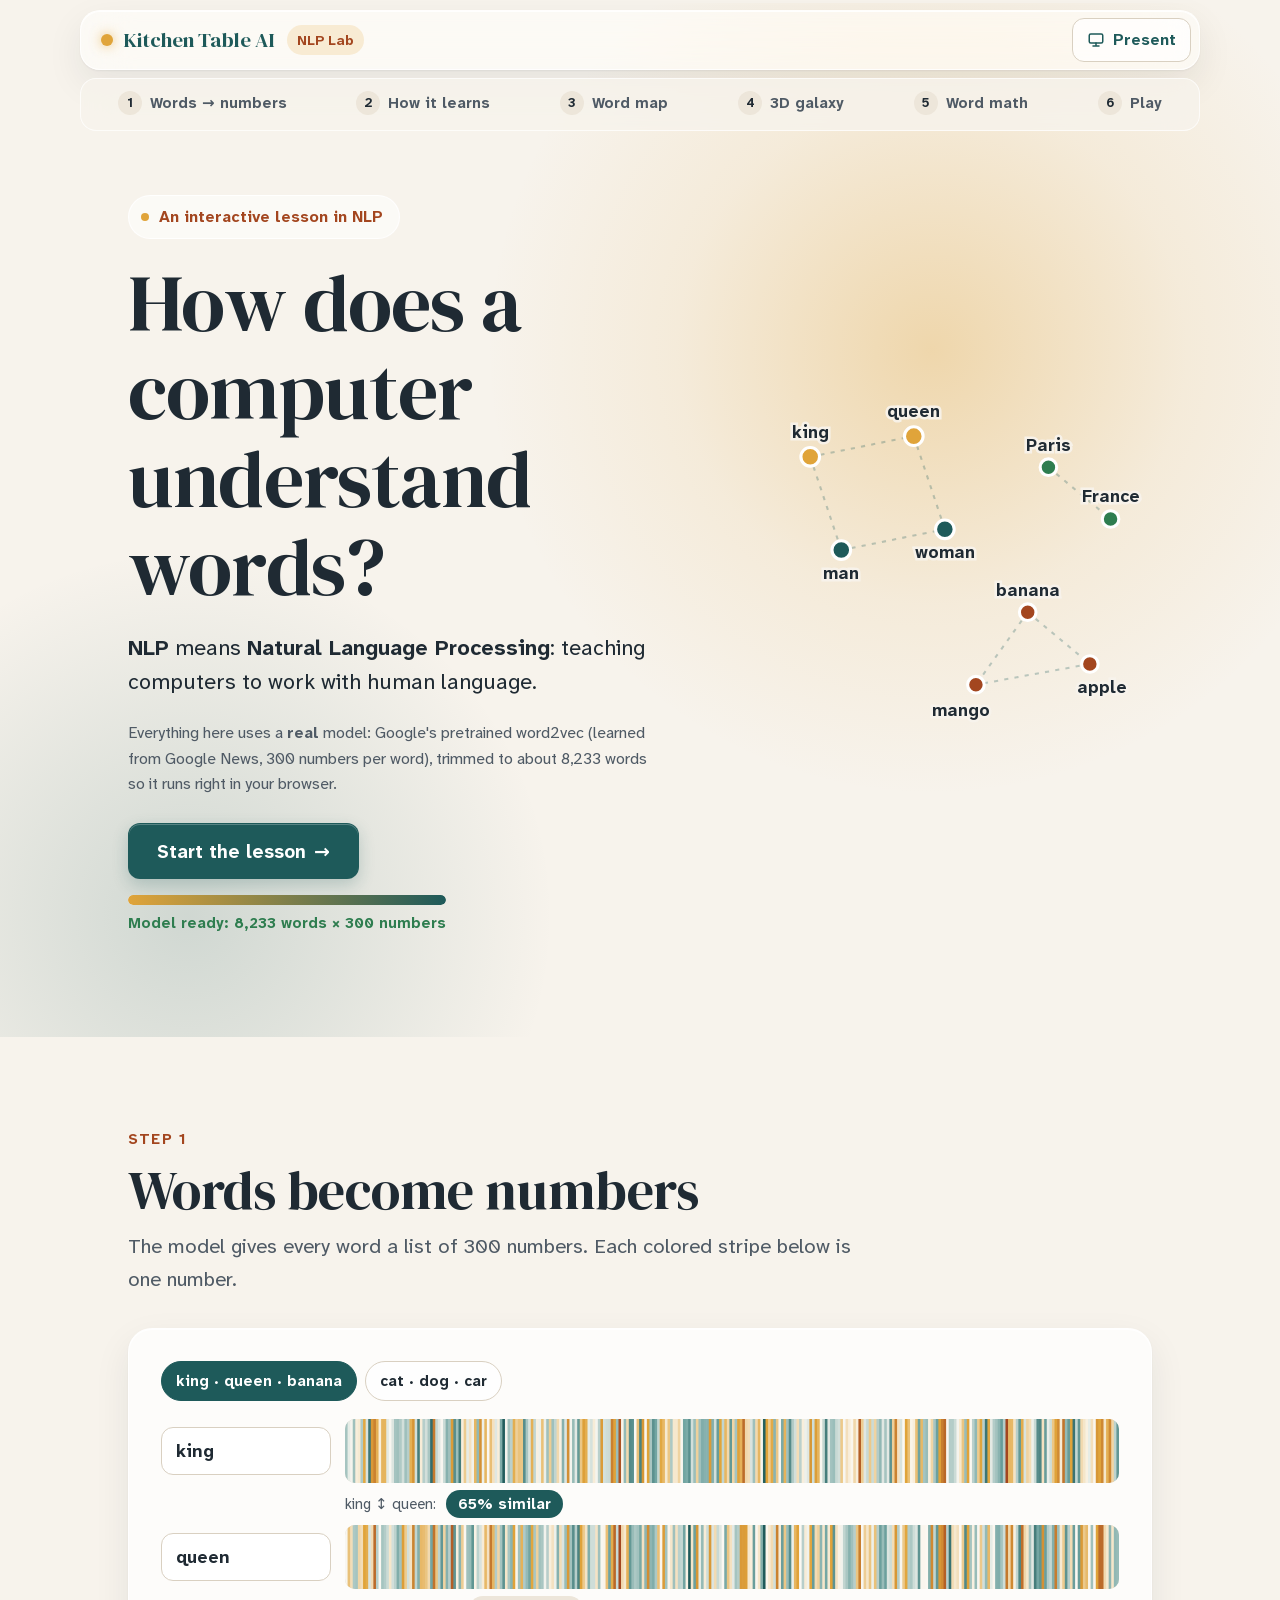
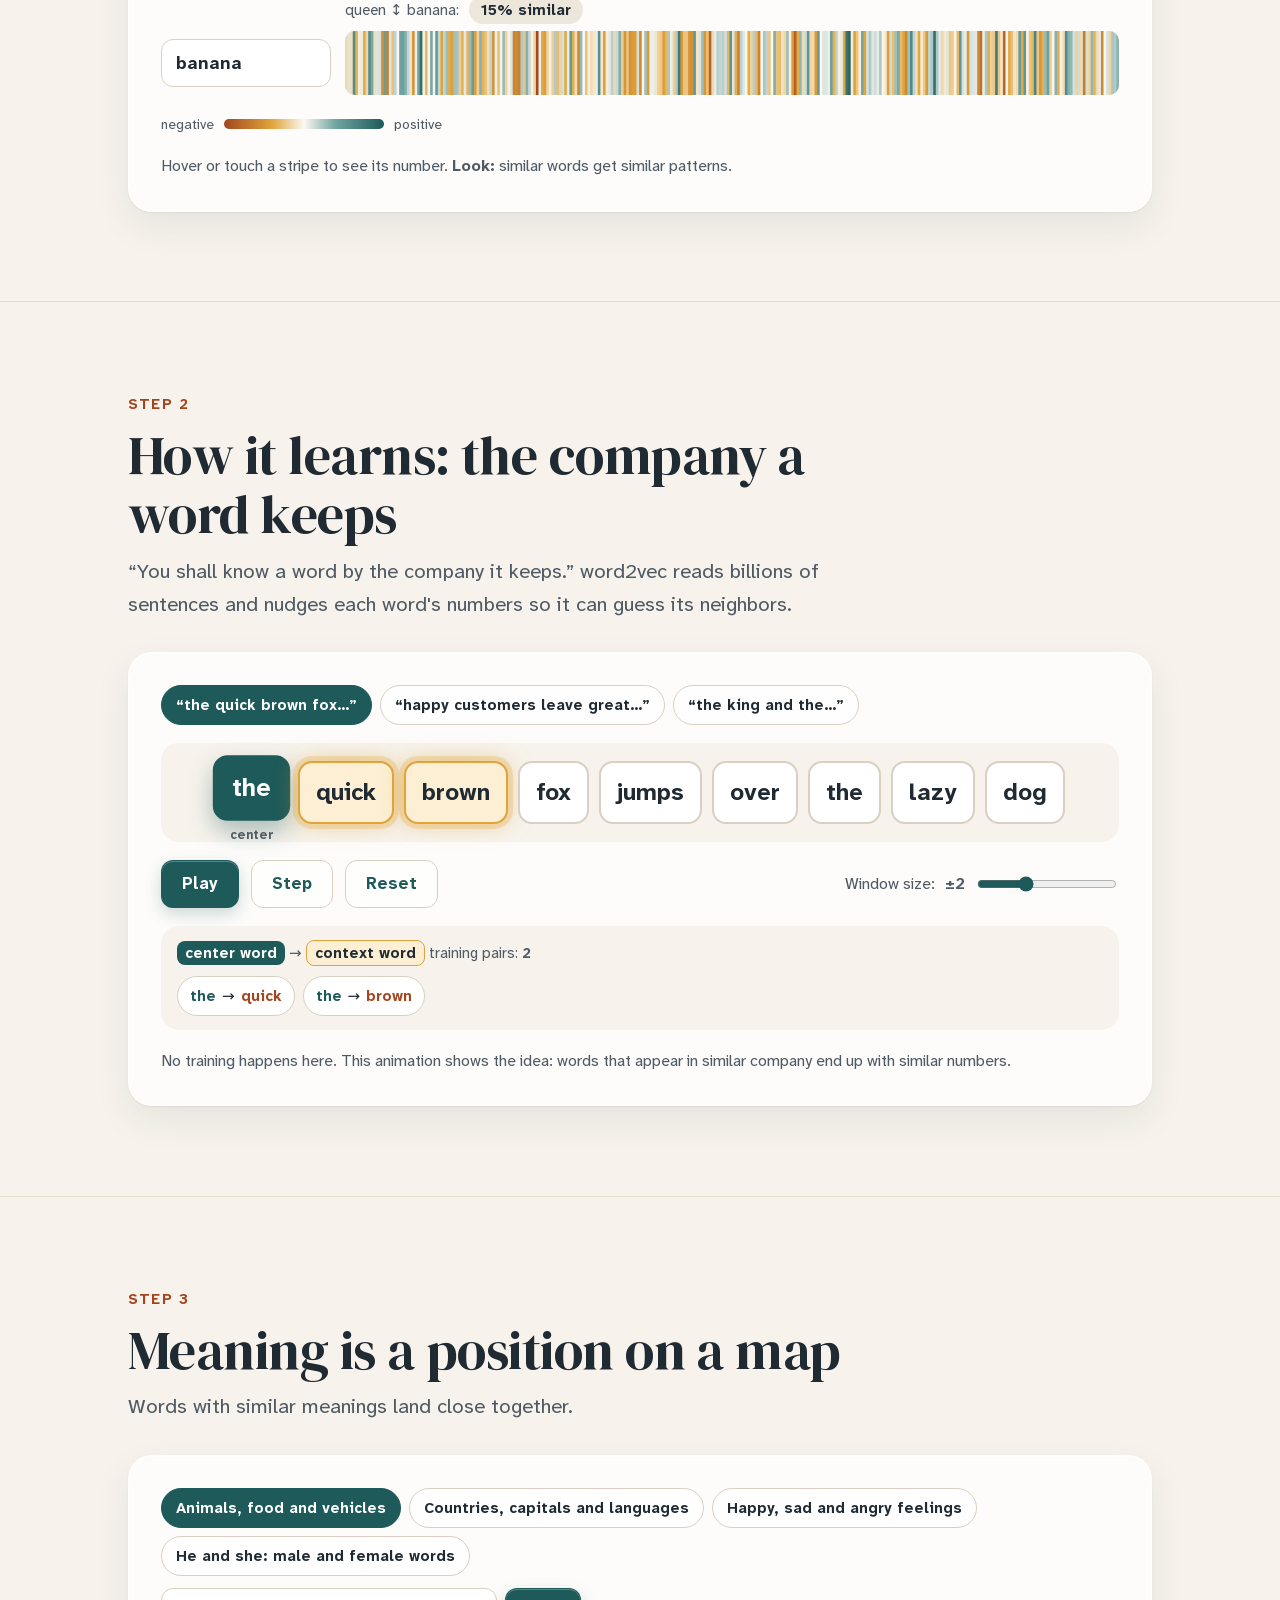
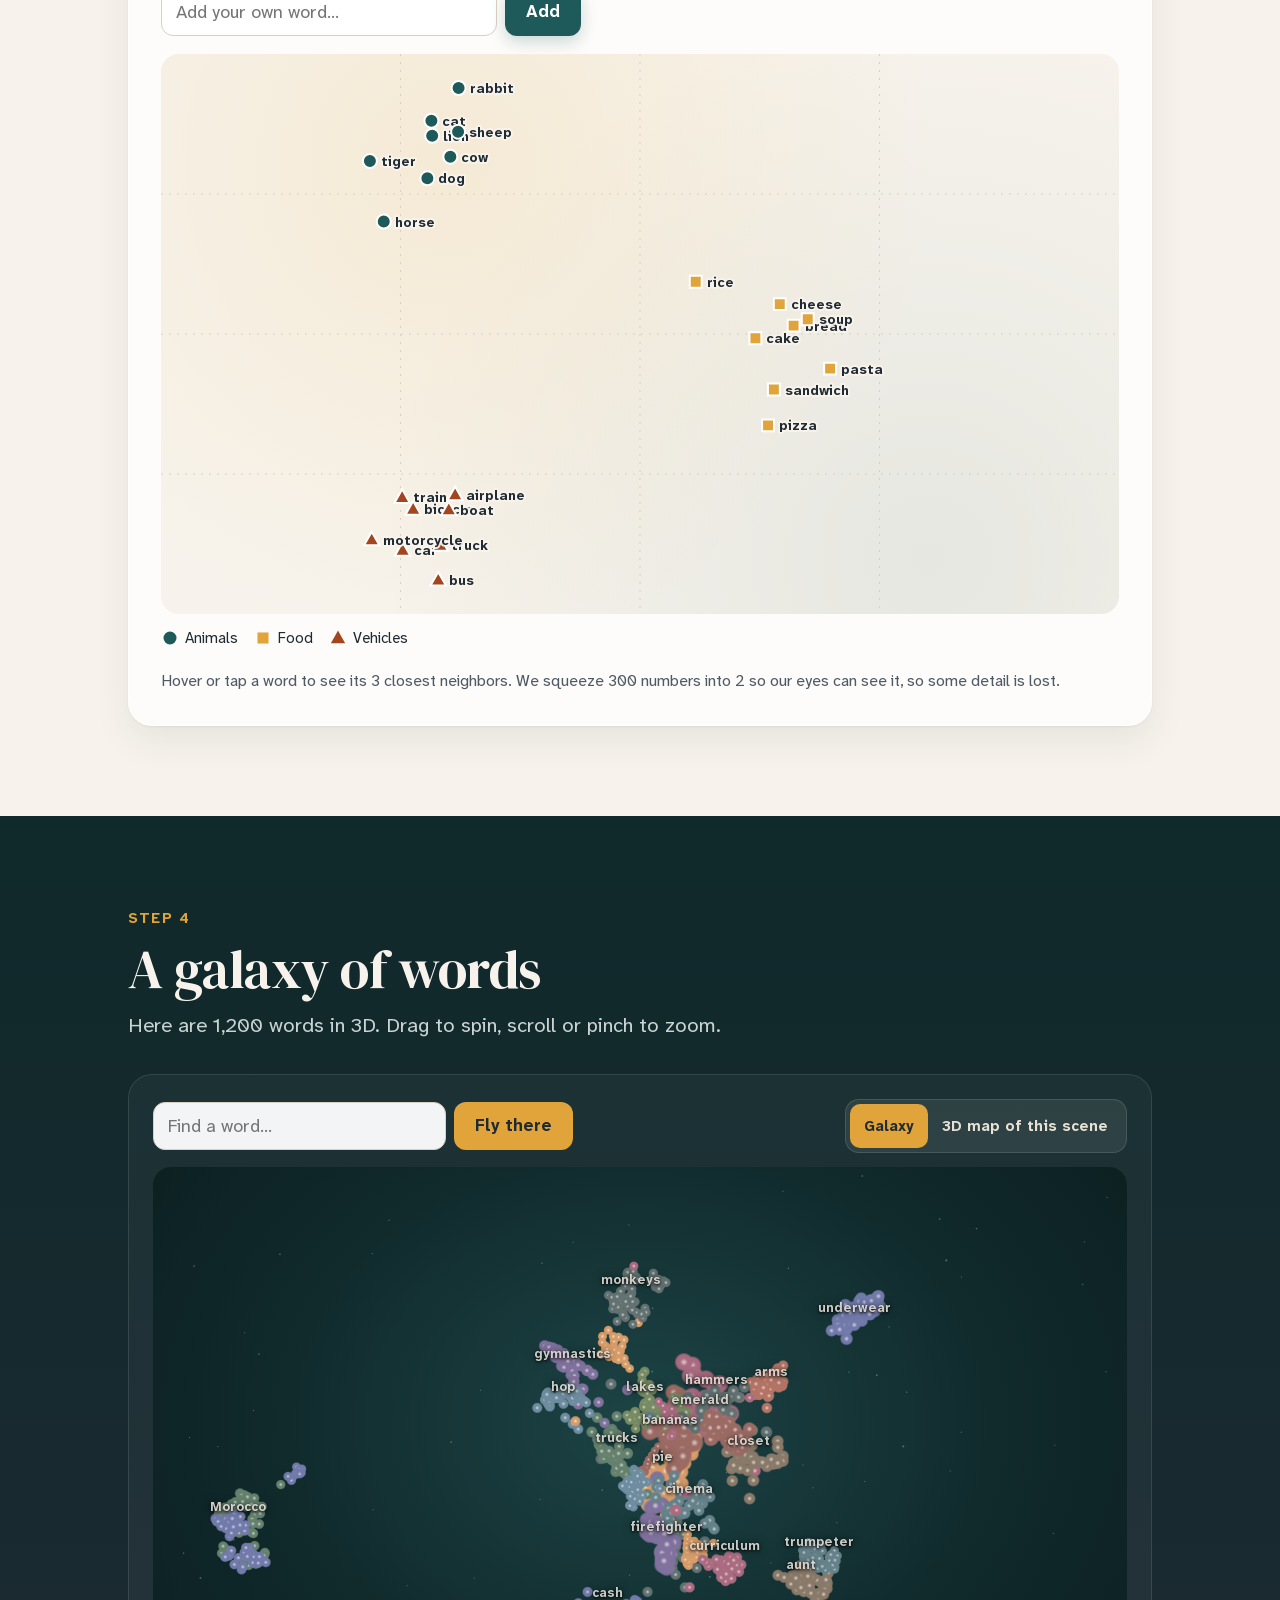
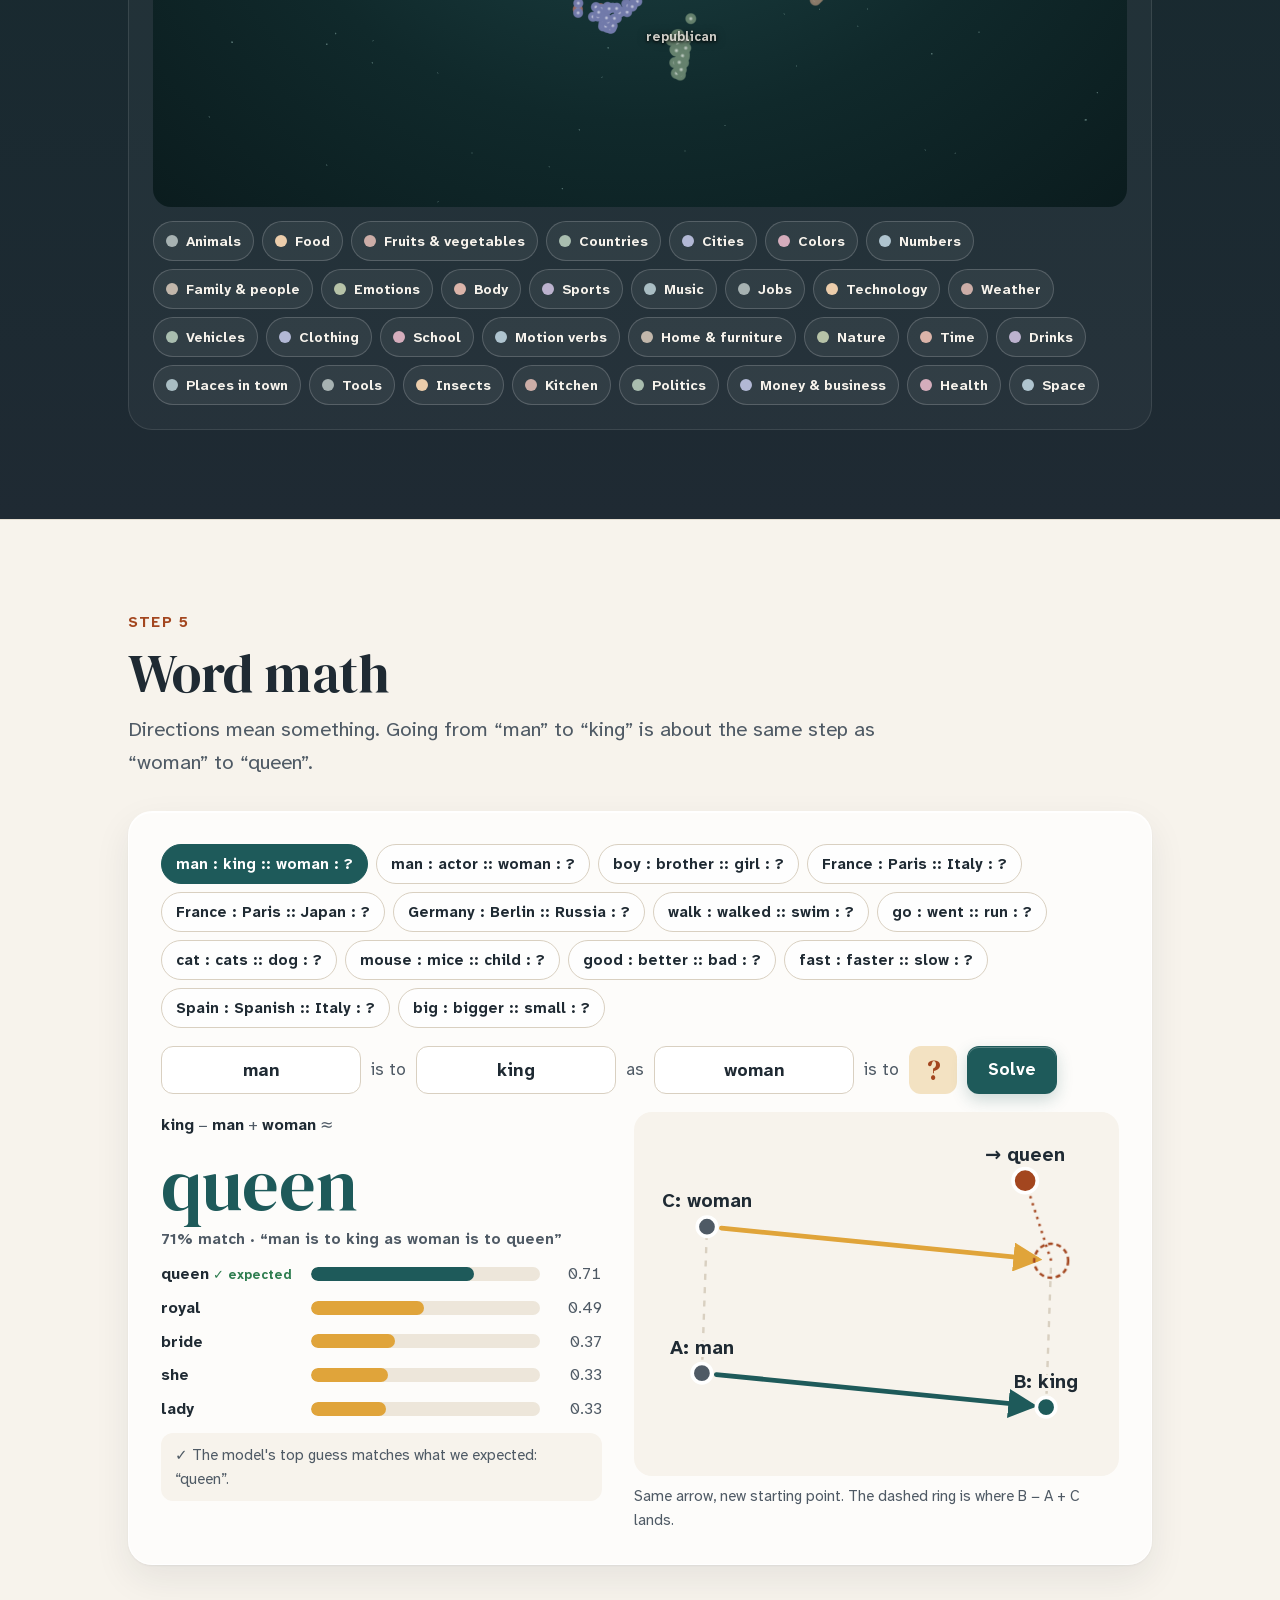
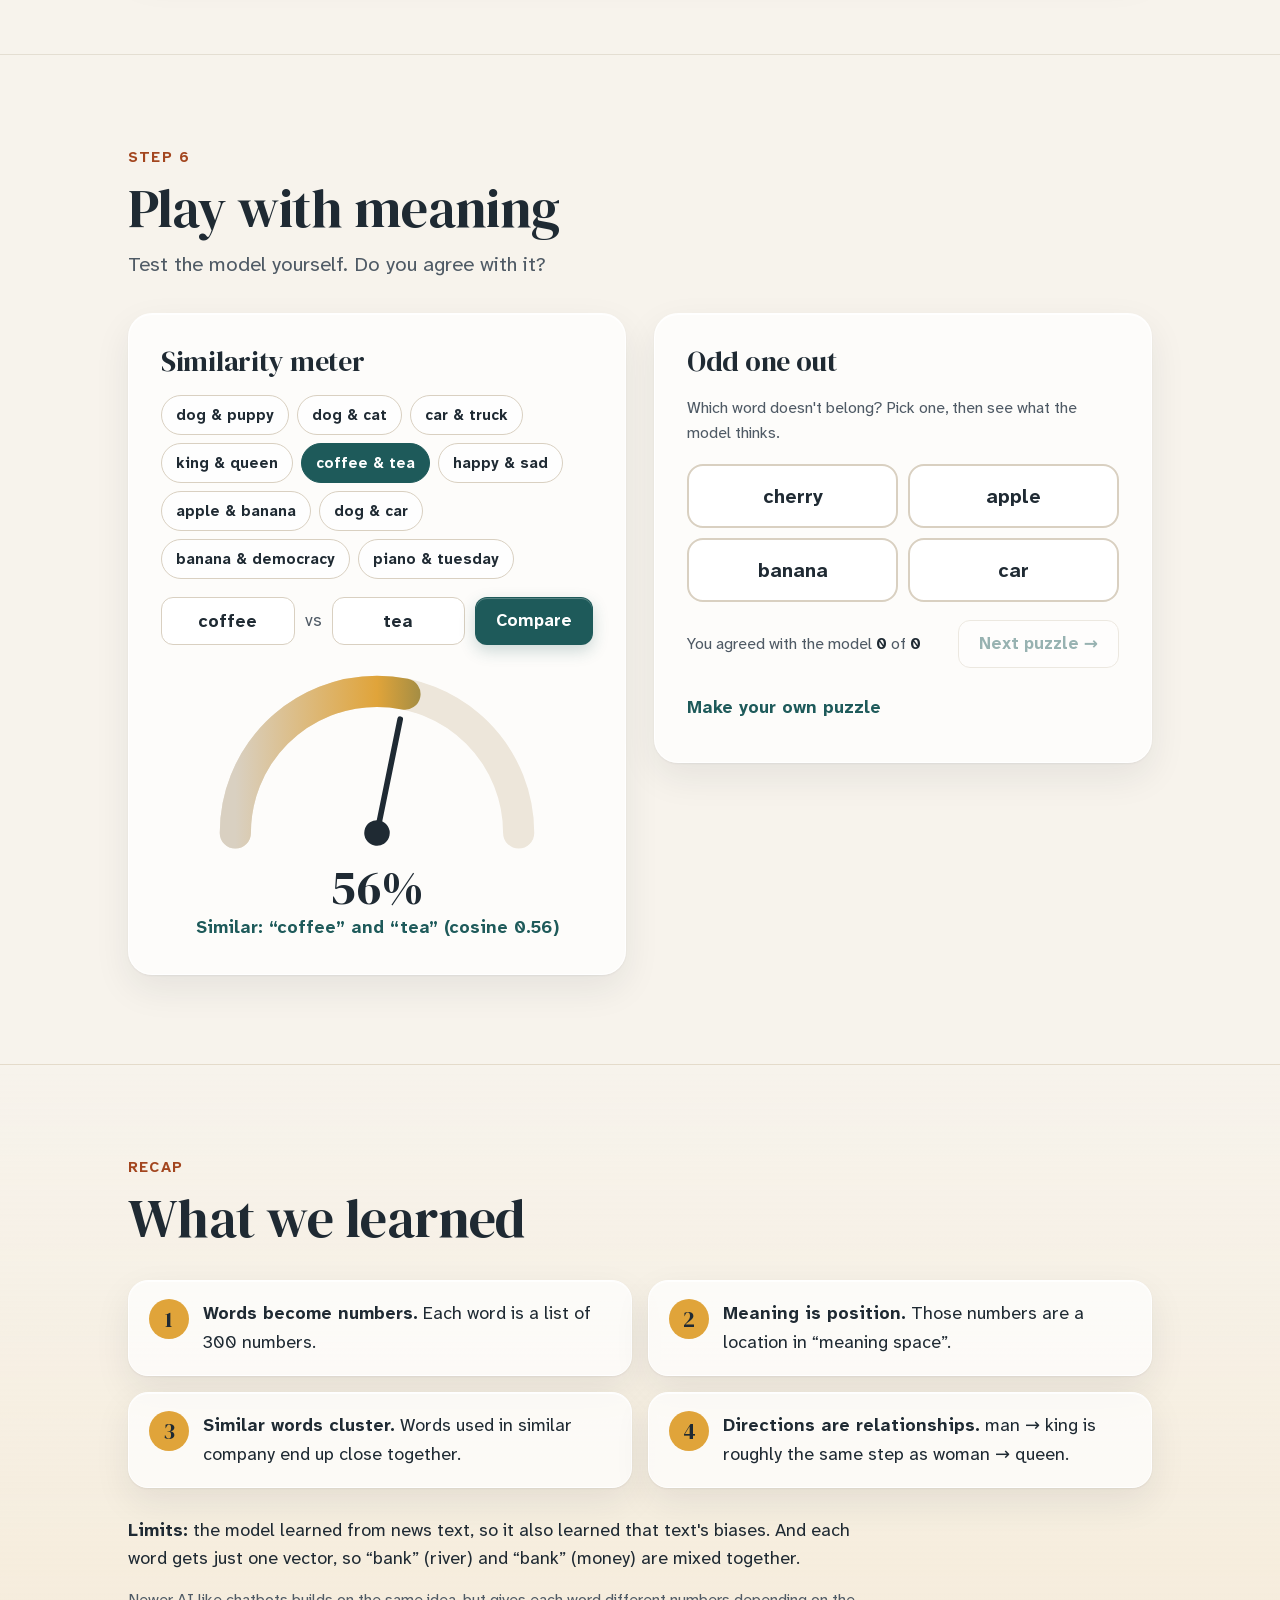
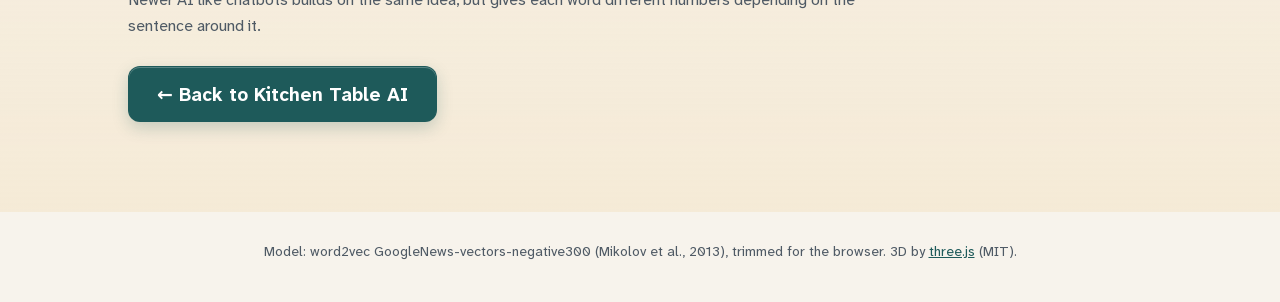
<file: nlp/index.html>
<!DOCTYPE html>
<html lang="en">
<head>
  <meta charset="utf-8">
  <meta name="viewport" content="width=device-width, initial-scale=1">
  <title>NLP Lab | How computers understand words | Kitchen Table AI</title>
  <meta name="description" content="An interactive lesson on Natural Language Processing and word embeddings, powered by Google's real pretrained word2vec model running in your browser.">
  <meta name="theme-color" content="#F7F3EC">
  <link rel="icon" href="data:image/svg+xml,%3Csvg xmlns='http://www.w3.org/2000/svg' viewBox='0 0 32 32'%3E%3Ccircle cx='16' cy='16' r='12' fill='%23E0A43A'/%3E%3C/svg%3E">
  <link rel="preload" href="/fonts/atkinson-hyperlegible-next-latin.woff2" as="font" type="font/woff2" crossorigin>
  <link rel="preload" href="/fonts/dm-serif-display-latin.woff2" as="font" type="font/woff2" crossorigin>
  <link rel="stylesheet" href="/fonts/fonts.css">
  <link rel="stylesheet" href="./styles.css">
  <script type="importmap">{"imports":{"three":"./vendor/three.module.min.js"}}</script>
</head>
<body>
<a class="skip" href="#step1">Skip to the lesson</a>

<div class="top">
  <header class="bar" role="banner">
    <a class="brand" href="/"><span class="dot" aria-hidden="true"></span>Kitchen Table AI</a>
    <span class="page-label">NLP Lab</span>
    <button class="btn btn-ghost btn-sm" id="presentBtn" type="button" aria-pressed="false" title="Present mode (P)">
      <svg aria-hidden="true" width="18" height="18" viewBox="0 0 24 24" fill="none" stroke="currentColor" stroke-width="2" stroke-linecap="round"><rect x="3" y="4" width="18" height="12" rx="2"/><path d="M12 16v4M8 20h8"/></svg>
      <span>Present</span>
    </button>
  </header>
  <nav class="steps" aria-label="Lesson steps">
    <ol>
      <li><a href="#step1" data-step="1"><b>1</b><span>Words → numbers</span></a></li>
      <li><a href="#step2" data-step="2"><b>2</b><span>How it learns</span></a></li>
      <li><a href="#step3" data-step="3"><b>3</b><span>Word map</span></a></li>
      <li><a href="#step4" data-step="4"><b>4</b><span>3D galaxy</span></a></li>
      <li><a href="#step5" data-step="5"><b>5</b><span>Word math</span></a></li>
      <li><a href="#step6" data-step="6"><b>6</b><span>Play</span></a></li>
    </ol>
    <div class="steps-progress" aria-hidden="true"><i id="stepsFill"></i></div>
  </nav>
</div>

<button class="present-exit btn btn-ghost btn-sm" id="presentExit" type="button" hidden>Exit present mode (Esc)</button>

<main id="main">

  <!-- 0. HERO -->
  <section class="hero slide" id="intro" aria-labelledby="heroTitle">
    <div class="glow g1" aria-hidden="true"></div>
    <div class="glow g2" aria-hidden="true"></div>
    <div class="wrap hero-grid">
      <div class="hero-copy">
        <p class="eyebrow"><span class="pip" aria-hidden="true"></span>An interactive lesson in NLP</p>
        <h1 id="heroTitle">How does a computer understand words?</h1>
        <p class="lede"><strong>NLP</strong> means <strong>Natural Language Processing</strong>: teaching computers to work with human language.</p>
        <p class="small">Everything here uses a <strong>real</strong> model: Google's pretrained <em>word2vec</em> (learned from Google News, 300 numbers per word), trimmed to about <span id="vocabCount">8,000</span> words so it runs right in your browser.</p>
        <div class="hero-cta">
          <a class="btn btn-primary btn-lg" href="#step1" id="startBtn">Start the lesson <span aria-hidden="true">→</span></a>
          <div class="loader" id="loader" role="status" aria-live="polite">
            <div class="loader-track"><i id="loaderFill"></i></div>
            <span id="loaderText">Loading the model…</span>
          </div>
        </div>
      </div>
      <div class="hero-art" aria-hidden="true">
        <svg viewBox="0 0 420 360" class="constellation">
          <g class="lines">
            <line x1="90" y1="80" x2="190" y2="60"/><line x1="90" y1="80" x2="120" y2="170"/><line x1="190" y1="60" x2="220" y2="150"/><line x1="120" y1="170" x2="220" y2="150"/>
            <line x1="300" y1="230" x2="360" y2="280"/><line x1="300" y1="230" x2="250" y2="300"/><line x1="360" y1="280" x2="250" y2="300"/>
            <line x1="320" y1="90" x2="380" y2="140"/>
          </g>
          <g class="stars">
            <g class="s a"><circle cx="90" cy="80" r="9"/><text x="90" y="62">king</text></g>
            <g class="s a"><circle cx="190" cy="60" r="9"/><text x="190" y="42">queen</text></g>
            <g class="s t"><circle cx="120" cy="170" r="9"/><text x="120" y="198">man</text></g>
            <g class="s t"><circle cx="220" cy="150" r="9"/><text x="220" y="178">woman</text></g>
            <g class="s r"><circle cx="300" cy="230" r="8"/><text x="300" y="214">banana</text></g>
            <g class="s r"><circle cx="360" cy="280" r="8"/><text x="372" y="308">apple</text></g>
            <g class="s r"><circle cx="250" cy="300" r="8"/><text x="236" y="330">mango</text></g>
            <g class="s g"><circle cx="320" cy="90" r="8"/><text x="320" y="74">Paris</text></g>
            <g class="s g"><circle cx="380" cy="140" r="8"/><text x="380" y="124">France</text></g>
          </g>
        </svg>
      </div>
    </div>
  </section>

  <!-- 1. WORDS -> NUMBERS -->
  <section class="lesson slide" id="step1" aria-labelledby="t1">
    <div class="wrap">
      <header class="lesson-head">
        <p class="kicker">Step 1</p>
        <h2 id="t1">Words become numbers</h2>
        <p class="idea">The model gives every word a list of 300 numbers. Each colored stripe below is one number.</p>
      </header>
      <div class="card">
        <div class="chips" id="barcodePresets" aria-label="Try these word sets"></div>
        <div class="barcodes" id="barcodes"></div>
        <div class="scale-key" aria-hidden="true"><span>negative</span><i></i><span>positive</span></div>
        <p class="hint">Hover or touch a stripe to see its number. <strong>Look:</strong> similar words get similar patterns.</p>
      </div>
    </div>
  </section>

  <!-- 2. HOW IT LEARNS -->
  <section class="lesson slide" id="step2" aria-labelledby="t2">
    <div class="wrap">
      <header class="lesson-head">
        <p class="kicker">Step 2</p>
        <h2 id="t2">How it learns: the company a word keeps</h2>
        <p class="idea">“You shall know a word by the company it keeps.” word2vec reads billions of sentences and nudges each word's numbers so it can guess its neighbors.</p>
      </header>
      <div class="card">
        <div class="chips" id="sentencePicker" aria-label="Pick a sentence"></div>
        <div class="sentence" id="sentence" aria-hidden="true"></div>
        <div class="window-controls">
          <button class="btn btn-primary" id="winPlay" type="button" aria-pressed="false"><span>Play</span></button>
          <button class="btn btn-ghost" id="winStep" type="button">Step</button>
          <button class="btn btn-ghost" id="winReset" type="button">Reset</button>
          <label class="slider">Window size: <b id="winSizeOut">±2</b>
            <input type="range" id="winSize" min="1" max="4" step="1" value="2">
          </label>
        </div>
        <div class="pairs-box">
          <p class="pairs-title"><span class="tag center">center word</span> → <span class="tag ctx">context word</span> training pairs: <b id="pairCount">0</b></p>
          <ul class="pairs" id="pairs" aria-live="polite" aria-label="Training pairs"></ul>
        </div>
        <p class="hint">No training happens here. This animation shows the idea: words that appear in similar company end up with similar numbers.</p>
      </div>
    </div>
  </section>

  <!-- 3. 2D MAP -->
  <section class="lesson slide" id="step3" aria-labelledby="t3">
    <div class="wrap">
      <header class="lesson-head">
        <p class="kicker">Step 3</p>
        <h2 id="t3">Meaning is a position on a map</h2>
        <p class="idea">Words with similar meanings land close together.</p>
      </header>
      <div class="card">
        <div class="map-top">
          <div class="chips" id="scenePicker" aria-label="Pick a scene"></div>
          <form class="add-word" id="mapAddForm" autocomplete="off">
            <label for="mapAdd" class="sr-only">Add your own word to the map</label>
            <input id="mapAdd" type="text" placeholder="Add your own word…" spellcheck="false" autocapitalize="off" disabled>
            <button class="btn btn-primary" type="submit" disabled>Add</button>
          </form>
        </div>
        <p class="msg" id="mapMsg" aria-live="polite"></p>
        <div class="map-wrap">
          <svg id="map2d" class="map2d" role="img" aria-label="2D map of words"></svg>
          <div class="map-legend" id="mapLegend"></div>
        </div>
        <p class="hint">Hover or tap a word to see its 3 closest neighbors. We squeeze 300 numbers into 2 so our eyes can see it, so some detail is lost.</p>
      </div>
    </div>
  </section>

  <!-- 4. 3D GALAXY -->
  <section class="lesson slide dark" id="step4" aria-labelledby="t4">
    <div class="wrap">
      <header class="lesson-head">
        <p class="kicker">Step 4</p>
        <h2 id="t4">A galaxy of words</h2>
        <p class="idea">Here are 1,200 words in 3D. Drag to spin, scroll or pinch to zoom.</p>
      </header>
      <div class="galaxy-card">
        <div class="galaxy-tools">
          <form class="add-word" id="galaxySearchForm" autocomplete="off">
            <label for="galaxySearch" class="sr-only">Find a word in the galaxy</label>
            <input id="galaxySearch" type="text" placeholder="Find a word…" spellcheck="false" autocapitalize="off" disabled>
            <button class="btn btn-amber" type="submit" disabled>Fly there</button>
          </form>
          <div class="seg" role="group" aria-label="What to show">
            <button type="button" class="seg-btn" id="viewGalaxy" aria-pressed="true">Galaxy</button>
            <button type="button" class="seg-btn" id="viewScene" aria-pressed="false">3D map of this scene</button>
          </div>
        </div>
        <p class="msg on-dark" id="galaxyMsg" aria-live="polite"></p>
        <div class="galaxy-body">
          <div class="galaxy-stage" id="galaxyStage">
            <div class="galaxy-canvas" id="galaxyCanvas"><p class="galaxy-wait">The galaxy will appear here…</p></div>
            <div class="galaxy-labels" id="galaxyLabels" aria-hidden="true"></div>
          </div>
          <aside class="galaxy-side" id="galaxySide" hidden aria-live="polite"></aside>
        </div>
        <div class="galaxy-legend" id="galaxyLegend" aria-label="Clusters (tap to show or hide)"></div>
      </div>
    </div>
  </section>

  <!-- 5. WORD MATH -->
  <section class="lesson slide" id="step5" aria-labelledby="t5">
    <div class="wrap">
      <header class="lesson-head">
        <p class="kicker">Step 5</p>
        <h2 id="t5">Word math</h2>
        <p class="idea">Directions mean something. Going from “man” to “king” is about the same step as “woman” to “queen”.</p>
      </header>
      <div class="card">
        <div class="chips chips-scroll" id="analogyPresets" aria-label="Try an analogy"></div>
        <form class="analogy" id="analogyForm" autocomplete="off">
          <label><span class="sr-only">A</span><input id="anA" type="text" value="man" spellcheck="false" autocapitalize="off" disabled></label>
          <span class="an-word">is to</span>
          <label><span class="sr-only">B</span><input id="anB" type="text" value="king" spellcheck="false" autocapitalize="off" disabled></label>
          <span class="an-word">as</span>
          <label><span class="sr-only">C</span><input id="anC" type="text" value="woman" spellcheck="false" autocapitalize="off" disabled></label>
          <span class="an-word">is to</span>
          <span class="an-q" aria-hidden="true">?</span>
          <button class="btn btn-primary" type="submit" disabled>Solve</button>
        </form>
        <p class="msg" id="analogyMsg" aria-live="polite"></p>
        <div class="analogy-out">
          <div class="analogy-result" aria-live="polite">
            <p class="formula" id="anFormula"></p>
            <p class="winner" id="anWinner"></p>
            <ol class="bars" id="anBars"></ol>
            <p class="note" id="anNote"></p>
          </div>
          <figure class="analogy-fig">
            <svg id="anSvg" class="an-svg" role="img" aria-label="Diagram: the arrow from A to B is copied and starts at C"></svg>
            <figcaption>Same arrow, new starting point. The dashed ring is where B − A + C lands.</figcaption>
          </figure>
        </div>
      </div>
    </div>
  </section>

  <!-- 6. PLAY -->
  <section class="lesson slide" id="step6" aria-labelledby="t6">
    <div class="wrap">
      <header class="lesson-head">
        <p class="kicker">Step 6</p>
        <h2 id="t6">Play with meaning</h2>
        <p class="idea">Test the model yourself. Do you agree with it?</p>
      </header>
      <div class="play-grid">
        <div class="card">
          <h3>Similarity meter</h3>
          <div class="chips chips-scroll" id="pairPresets" aria-label="Try a pair"></div>
          <form class="pair-form" id="simForm" autocomplete="off">
            <label><span class="sr-only">First word</span><input id="simA" type="text" value="coffee" spellcheck="false" autocapitalize="off" disabled></label>
            <span class="an-word">vs</span>
            <label><span class="sr-only">Second word</span><input id="simB" type="text" value="tea" spellcheck="false" autocapitalize="off" disabled></label>
            <button class="btn btn-primary" type="submit" disabled>Compare</button>
          </form>
          <p class="msg" id="simMsg" aria-live="polite"></p>
          <div class="gauge-wrap">
            <svg id="gauge" class="gauge" viewBox="0 0 240 140" aria-hidden="true">
              <defs><linearGradient id="gaugeGrad" x1="0" x2="1"><stop offset="0" stop-color="#D9D0C1"/><stop offset=".5" stop-color="#E0A43A"/><stop offset="1" stop-color="#1E5A5A"/></linearGradient></defs>
              <path d="M20 120 A100 100 0 0 1 220 120" fill="none" stroke="#EDE6DA" stroke-width="22" stroke-linecap="round"/>
              <path id="gaugeArc" d="M20 120 A100 100 0 0 1 220 120" fill="none" stroke="url(#gaugeGrad)" stroke-width="22" stroke-linecap="round" pathLength="100" stroke-dasharray="0 100"/>
              <g id="gaugeNeedle"><line x1="120" y1="120" x2="120" y2="38" stroke="#1F2A33" stroke-width="4" stroke-linecap="round"/><circle cx="120" cy="120" r="9" fill="#1F2A33"/></g>
            </svg>
            <p class="gauge-num" id="gaugeNum" aria-live="polite">–</p>
            <p class="gauge-label" id="gaugeLabel"></p>
          </div>
        </div>
        <div class="card">
          <h3>Odd one out</h3>
          <p class="small">Which word doesn't belong? Pick one, then see what the model thinks.</p>
          <div class="ooo" id="oooWords" role="group" aria-label="Pick the odd word"></div>
          <div class="ooo-result" id="oooResult" aria-live="polite"></div>
          <div class="ooo-bottom">
            <p class="score">You agreed with the model <b id="oooScore">0</b> of <b id="oooTotal">0</b></p>
            <button class="btn btn-ghost" type="button" id="oooNext" disabled>Next puzzle →</button>
          </div>
          <details class="ooo-own">
            <summary>Make your own puzzle</summary>
            <form id="oooForm" autocomplete="off">
              <div class="ooo-inputs">
                <label><span class="sr-only">Word 1</span><input type="text" placeholder="word 1" spellcheck="false" autocapitalize="off" disabled></label>
                <label><span class="sr-only">Word 2</span><input type="text" placeholder="word 2" spellcheck="false" autocapitalize="off" disabled></label>
                <label><span class="sr-only">Word 3</span><input type="text" placeholder="word 3" spellcheck="false" autocapitalize="off" disabled></label>
                <label><span class="sr-only">Word 4</span><input type="text" placeholder="word 4" spellcheck="false" autocapitalize="off" disabled></label>
              </div>
              <button class="btn btn-primary" type="submit" disabled>Play these 4</button>
              <p class="msg" id="oooMsg" aria-live="polite"></p>
            </form>
          </details>
        </div>
      </div>
    </div>
  </section>

  <!-- 7. RECAP -->
  <section class="lesson slide recap" id="recap" aria-labelledby="t7">
    <div class="wrap">
      <header class="lesson-head">
        <p class="kicker">Recap</p>
        <h2 id="t7">What we learned</h2>
      </header>
      <ul class="takeaways">
        <li><span class="ti" aria-hidden="true">1</span><div><b>Words become numbers.</b> Each word is a list of 300 numbers.</div></li>
        <li><span class="ti" aria-hidden="true">2</span><div><b>Meaning is position.</b> Those numbers are a location in “meaning space”.</div></li>
        <li><span class="ti" aria-hidden="true">3</span><div><b>Similar words cluster.</b> Words used in similar company end up close together.</div></li>
        <li><span class="ti" aria-hidden="true">4</span><div><b>Directions are relationships.</b> man → king is roughly the same step as woman → queen.</div></li>
      </ul>
      <p class="limits"><b>Limits:</b> the model learned from news text, so it also learned that text's biases. And each word gets just one vector, so “bank” (river) and “bank” (money) are mixed together.</p>
      <p class="limits small">Newer AI like chatbots builds on the same idea, but gives each word different numbers depending on the sentence around it.</p>
      <a class="btn btn-primary btn-lg" href="/">← Back to Kitchen Table AI</a>
    </div>
  </section>
</main>

<div class="tip" id="tip" role="tooltip" hidden></div>

<footer class="foot">
  <p>Model: word2vec GoogleNews-vectors-negative300 (Mikolov et al., 2013), trimmed for the browser. 3D by <a href="./vendor/LICENSE-three.txt">three.js</a> (MIT).</p>
</footer>

<script type="module" src="./js/app.js"></script>
</body>
</html>
</file>
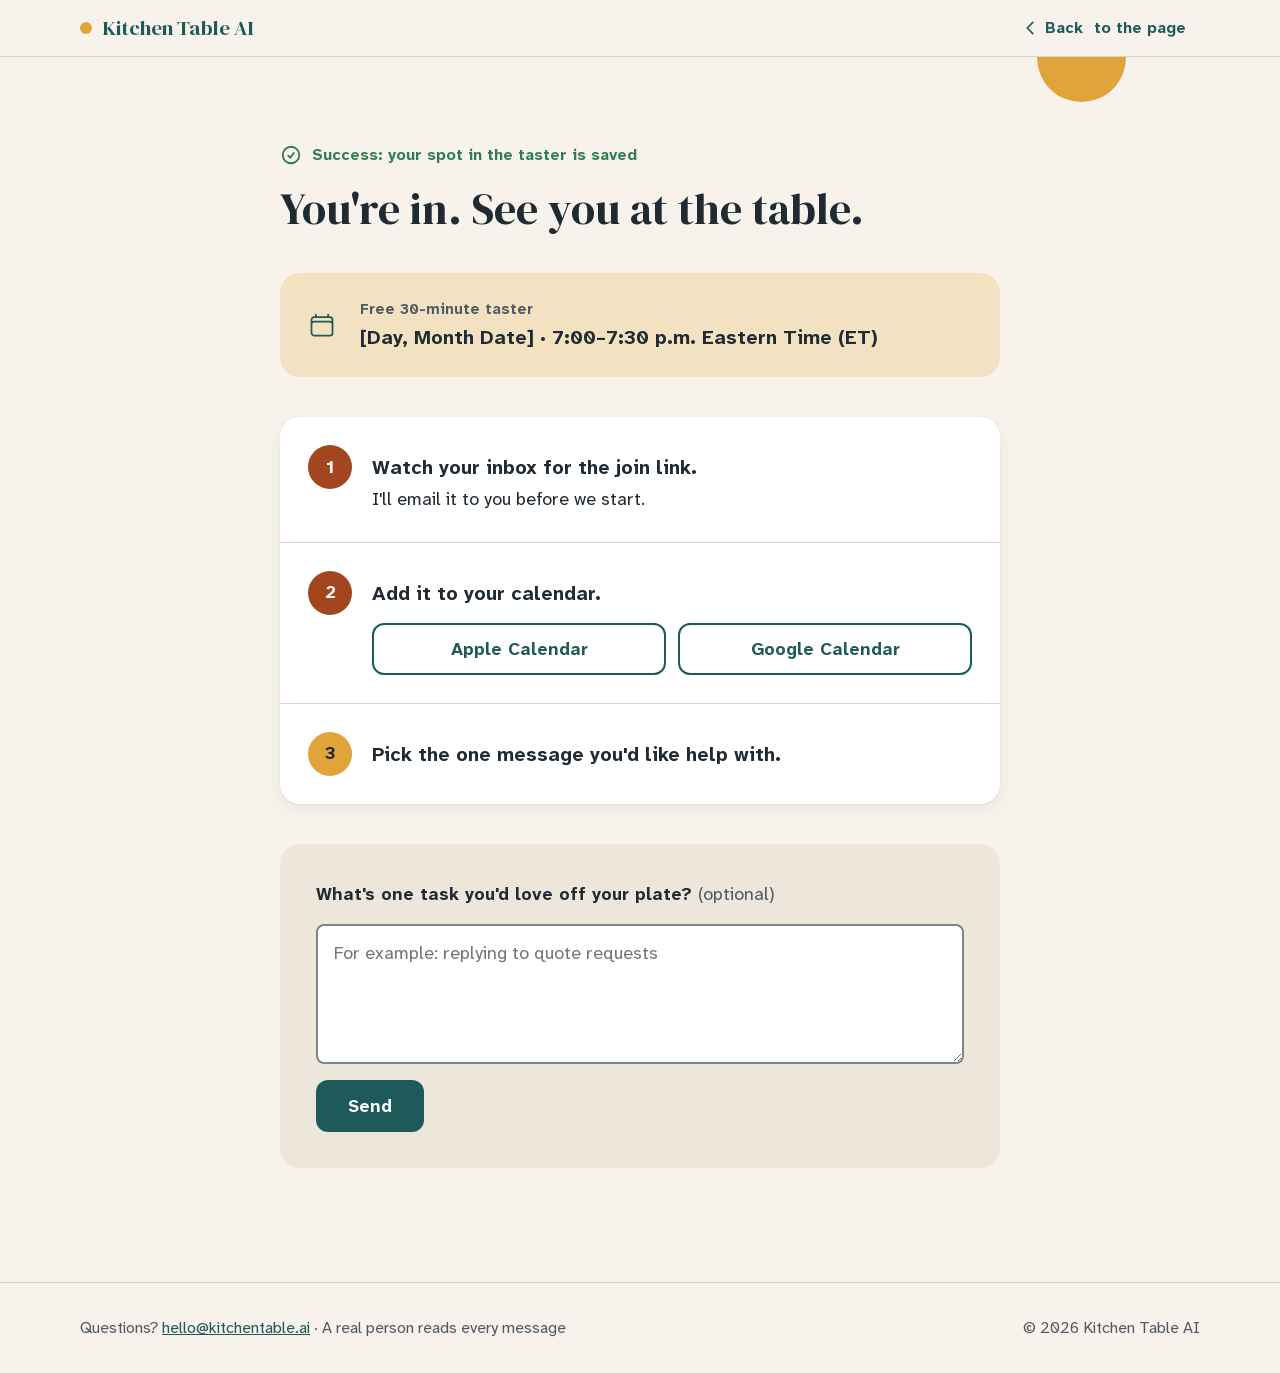
<file: thank-you.html>
<!DOCTYPE html>
<html lang="en">
<head>
  <meta charset="utf-8">
  <meta name="viewport" content="width=device-width, initial-scale=1">
  <title>You're in | Kitchen Table AI</title>
  <meta name="robots" content="noindex">
  <meta name="description" content="Your spot in the free 30-minute Kitchen Table AI taster is saved.">
  <meta name="theme-color" content="#F7F3EC">
  <link rel="icon" href="data:image/svg+xml,%3Csvg xmlns='http://www.w3.org/2000/svg' viewBox='0 0 32 32'%3E%3Ccircle cx='16' cy='16' r='12' fill='%23E0A43A'/%3E%3C/svg%3E">
  <link rel="preload" href="/fonts/atkinson-hyperlegible-next-latin.woff2" as="font" type="font/woff2" crossorigin>
  <link rel="preload" href="/fonts/dm-serif-display-latin.woff2" as="font" type="font/woff2" crossorigin>
  <link rel="stylesheet" href="/fonts/fonts.css">
  <style>
    :root {
      --cream: #F7F3EC;
      --sand: #EDE6DA;
      --wheat: #F3E2C2;
      --line: #D9D0C1;
      --ink: #1F2A33;
      --muted: #4F5A65;
      --teal: #1E5A5A;
      --teal-dark: #154242;
      --teal-tint: rgba(30, 90, 90, 0.07);
      --amber: #E0A43A;
      --rust: #A3461F;
      --green: #2E7D4F;
      --error: #A3261F;
      --serif: 'DM Serif Display', Georgia, serif;
      --sans: 'Atkinson Hyperlegible Next', system-ui, -apple-system, sans-serif;
    }

    *, *::before, *::after { box-sizing: border-box; }
    html, body { margin: 0; background: var(--cream); color: var(--ink); font-family: var(--sans); font-synthesis: none; font-size: 18px; line-height: 1.6; -webkit-font-smoothing: antialiased; }
    h1, h2, h3, p { margin: 0; }
    a { color: var(--teal); }
    a:hover { color: var(--teal-dark); }
    :focus-visible { outline: 3px solid var(--teal); outline-offset: 2px; }
    .visually-hidden { position: absolute !important; width: 1px; height: 1px; padding: 0; margin: -1px; overflow: hidden; clip: rect(0 0 0 0); white-space: nowrap; border: 0; }

    /* Header */
    .site-header { border-bottom: 1px solid var(--line); height: clamp(56px, 4.44vw, 64px); padding: 0 clamp(16px, 4vw, 48px); }
    .site-header__inner { max-width: 1120px; height: 100%; margin: 0 auto; display: flex; align-items: center; justify-content: space-between; gap: 12px; }
    .brand { white-space: nowrap; display: flex; align-items: center; gap: 10px; text-decoration: none; color: var(--teal); font: 600 clamp(19px, 1.6vw, 24px)/1 var(--serif); }
    .brand__dot { width: 12px; height: 12px; border-radius: 50%; background: var(--amber); }
    .back-link { white-space: nowrap; display: inline-flex; align-items: center; gap: 6px; height: 44px; padding: 0 14px; border-radius: 12px; color: var(--teal); font-weight: 700; font-size: 16px; text-decoration: none; }
    .back-link:hover { background: var(--teal-tint); color: var(--teal-dark); }

    /* Main */
    main { position: relative; padding: clamp(56px, 6.67vw, 96px) clamp(16px, 4vw, 48px) clamp(80px, 8.9vw, 128px); }
    .sun { position: absolute; top: 0; right: clamp(24px, 12vw, 200px); width: clamp(72px, 7vw, 104px); height: clamp(36px, 3.5vw, 52px); background: var(--amber); border-radius: 0 0 999px 999px; }
    .stack { max-width: 720px; margin: 0 auto; display: flex; flex-direction: column; gap: 40px; }
    .intro { display: flex; flex-direction: column; gap: 16px; }
    .status { display: flex; align-items: center; gap: 10px; color: var(--green); font-weight: 700; font-size: 16px; }
    h1 { font: 600 clamp(34px, 5vw, 44px)/1.12 var(--serif); text-wrap: balance; }

    .event { background: var(--wheat); border-radius: 20px; padding: 24px 28px; display: flex; flex-wrap: wrap; gap: 12px 24px; align-items: center; }
    .event__body { flex: 1 1 240px; }
    .event__label { font-size: 15px; color: var(--muted); font-weight: 700; }
    .event__when { font-size: 20px; font-weight: 700; }

    .steps { list-style: none; margin: 0; padding: 0; display: flex; flex-direction: column; background: #fff; border-radius: 20px; box-shadow: 0 1px 2px rgba(31, 42, 51, 0.08), 0 6px 16px rgba(31, 42, 51, 0.06); }
    .step { display: flex; gap: 20px; padding: 28px; }
    .step + .step { border-top: 1px solid var(--line); }
    .step__num { width: 44px; height: 44px; flex: none; border-radius: 50%; background: var(--rust); color: #fff; font-weight: 700; display: flex; align-items: center; justify-content: center; }
    .step__num--amber { background: var(--amber); color: var(--ink); }
    .step__body { padding-top: 8px; display: flex; flex-direction: column; gap: 16px; flex: 1; }
    .step__title { font-weight: 700; font-size: 20px; line-height: 1.4; }
    .cal-buttons { display: flex; flex-wrap: wrap; gap: 12px; }

    .btn { display: inline-flex; align-items: center; justify-content: center; height: 52px; padding: 0 20px; border-radius: 12px; font: 700 18px/1 var(--sans); text-decoration: none; cursor: pointer; }
    .btn--outline { flex: 1 1 160px; border: 2px solid var(--teal); color: var(--teal); background: transparent; }
    .btn--outline:hover { background: var(--teal-tint); }
    .btn--solid { align-self: flex-start; padding: 0 32px; border: none; background: var(--teal); color: #fff; }
    .btn--solid:hover { background: var(--teal-dark); }
    .btn[disabled] { opacity: 0.6; cursor: progress; }

    .ask { background: var(--sand); border-radius: 20px; padding: clamp(24px, 2.8vw, 40px); display: flex; flex-direction: column; gap: 12px; }
    .ask label { font-weight: 700; font-size: 18px; }
    .ask label span { font-weight: 400; color: var(--muted); }
    .ask form { display: flex; flex-direction: column; gap: 16px; }
    textarea { width: 100%; border: 2px solid #7A8590; border-radius: 8px; padding: 14px 16px; font: 18px/1.5 var(--sans); color: var(--ink); background: #fff; resize: vertical; }
    .ask__thanks { display: flex; align-items: center; gap: 10px; color: var(--green); font-weight: 700; }
    .ask__error { color: var(--error); font-weight: 700; font-size: 16px; }
    [hidden] { display: none !important; }

    /* Footer */
    .site-footer { border-top: 1px solid var(--line); padding: 32px clamp(16px, 4vw, 48px); font-size: 16px; color: var(--muted); }
    .site-footer__inner { max-width: 1120px; margin: 0 auto; display: flex; flex-wrap: wrap; justify-content: space-between; gap: 12px 32px; }

    @media (max-width: 480px) {
      .back-link__extra { display: none; }
      .back-link { padding: 0 8px; }
      .step { gap: 16px; padding: 22px 18px; }
      .event { padding: 20px; }
    }
  </style>
</head>
<body>

<header class="site-header">
  <div class="site-header__inner">
    <a class="brand" href="/"><span class="brand__dot" aria-hidden="true"></span>Kitchen Table AI</a>
    <a class="back-link" href="/">
      <svg width="18" height="18" viewBox="0 0 24 24" fill="none" stroke="currentColor" stroke-width="2.2" stroke-linecap="round" stroke-linejoin="round" aria-hidden="true"><path d="M15.75 19.5 8.25 12l7.5-7.5"/></svg>
      Back<span class="back-link__extra">&nbsp;to the page</span>
    </a>
  </div>
</header>

<main>
  <div class="sun" aria-hidden="true"></div>
  <div class="stack">
    <div class="intro">
      <p class="status">
        <svg width="22" height="22" viewBox="0 0 24 24" fill="none" stroke="currentColor" stroke-width="2" stroke-linecap="round" stroke-linejoin="round" aria-hidden="true"><path d="M9 12.75 11.25 15 15 9.75M21 12a9 9 0 1 1-18 0 9 9 0 0 1 18 0Z"/></svg>
        Success: your spot in the taster is saved
      </p>
      <h1 id="ty-title">You're in. See you at the table.</h1>
    </div>

    <div class="event">
      <svg width="28" height="28" viewBox="0 0 24 24" fill="none" stroke="#1E5A5A" stroke-width="1.5" stroke-linecap="round" stroke-linejoin="round" aria-hidden="true"><path d="M6.75 3v2.25M17.25 3v2.25M3 18.75V7.5a2.25 2.25 0 0 1 2.25-2.25h13.5A2.25 2.25 0 0 1 21 7.5v11.25m-18 0A2.25 2.25 0 0 0 5.25 21h13.5A2.25 2.25 0 0 0 21 18.75m-18 0v-7.5A2.25 2.25 0 0 1 5.25 9h13.5A2.25 2.25 0 0 1 21 11.25v7.5"/></svg>
      <div class="event__body">
        <p class="event__label">Free 30-minute taster</p>
        <!-- TODO: replace the date placeholder once the session date is set. -->
        <p class="event__when">[Day, Month Date] · 7:00–7:30 p.m. Eastern Time (ET)</p>
      </div>
    </div>

    <ol class="steps">
      <li class="step">
        <span class="step__num" aria-hidden="true">1</span>
        <div class="step__body" style="gap:4px"><p class="step__title">Watch your inbox for the join link.</p><p id="ty-email-note">I'll email it to you before we start.</p></div>
      </li>
      <li class="step">
        <span class="step__num" aria-hidden="true">2</span>
        <div class="step__body">
          <p class="step__title">Add it to your calendar.</p>
          <!-- TODO: point these at a real .ics file and Google Calendar link once the date is set. -->
          <div class="cal-buttons">
            <a class="btn btn--outline" href="#">Apple Calendar</a>
            <a class="btn btn--outline" href="#">Google Calendar</a>
          </div>
        </div>
      </li>
      <li class="step">
        <span class="step__num step__num--amber" aria-hidden="true">3</span>
        <div class="step__body"><p class="step__title">Pick the one message you'd like help with.</p></div>
      </li>
    </ol>

    <div class="ask">
      <!-- Netlify Forms picks this form up at deploy time; submissions appear under Forms in the Netlify dashboard. -->
      <form id="task-form" name="taster-task" method="POST" action="/" data-netlify="true" netlify-honeypot="company">
        <input type="hidden" name="form-name" value="taster-task">
        <input type="hidden" name="first_name" value="">
        <input type="hidden" name="email" value="">
        <p class="visually-hidden"><label>Leave this empty: <input name="company" tabindex="-1" autocomplete="off"></label></p>
        <label for="task">What's one task you'd love off your plate? <span>(optional)</span></label>
        <textarea id="task" name="task" rows="4" placeholder="For example: replying to quote requests"></textarea>
        <p class="ask__error" id="task-error" role="alert" hidden>Sorry, that didn't send. Please try again, or email us at hello@kitchentable.ai.</p>
        <button class="btn btn--solid" type="submit">Send</button>
      </form>
      <p class="ask__thanks" id="task-thanks" role="status" hidden>
        <svg width="22" height="22" viewBox="0 0 24 24" fill="none" stroke="currentColor" stroke-width="2" stroke-linecap="round" stroke-linejoin="round" aria-hidden="true"><path d="M9 12.75 11.25 15 15 9.75M21 12a9 9 0 1 1-18 0 9 9 0 0 1 18 0Z"/></svg>
        Thanks. I'll keep it in mind for the taster.
      </p>
    </div>
  </div>
</main>

<footer class="site-footer">
  <div class="site-footer__inner">
    <span>Questions? <a href="mailto:hello@kitchentable.ai">hello@kitchentable.ai</a> · A real person reads every message</span>
    <span>© 2026 Kitchen Table AI</span>
  </div>
</footer>

<script>
  (function () {
    // Personalize from the signup on the landing page (same browser tab session).
    var who = null;
    try { who = JSON.parse(sessionStorage.getItem('kt_signup') || 'null'); } catch (e) {}
    if (who && who.name) {
      document.getElementById('ty-title').textContent = "You're in, " + who.name + '. See you at the table.';
      document.title = "You're in, " + who.name + ' | Kitchen Table AI';
    }
    if (who && who.email) {
      var note = document.getElementById('ty-email-note');
      note.textContent = "I'll email it to ";
      var b = document.createElement('strong'); b.textContent = who.email; note.appendChild(b);
      note.appendChild(document.createTextNode(' before we start. Not you? '));
      var a = document.createElement('a'); a.href = '/#taster'; a.textContent = 'Fix your email'; note.appendChild(a);
      note.appendChild(document.createTextNode('.'));
    }

    var form = document.getElementById('task-form');
    // Tie the optional answer to the person who signed up.
    if (who) { form.first_name.value = who.name || ''; form.email.value = who.email || ''; }
    var thanks = document.getElementById('task-thanks');
    var error = document.getElementById('task-error');
    var button = form.querySelector('button[type="submit"]');

    function showThanks() {
      form.hidden = true;
      thanks.hidden = false;
    }

    form.addEventListener('submit', function (event) {
      event.preventDefault();
      error.hidden = true;

      // Nothing typed: just say thanks, no empty submission.
      if (!form.task.value.trim()) { showThanks(); return; }

      button.disabled = true;
      fetch('/', {
        method: 'POST',
        headers: { 'Content-Type': 'application/x-www-form-urlencoded' },
        body: new URLSearchParams(new FormData(form)).toString()
      }).then(function (res) {
        if (!res.ok) throw new Error('HTTP ' + res.status);
        showThanks();
      }).catch(function () {
        error.hidden = false;
        button.disabled = false;
      });
    });
  })();
</script>
</body>
</html>
</file>
<file: fonts/fonts.css>
/* Self-hosted web fonts shared by every page (no third-party requests). */
@font-face { font-family: 'Atkinson Hyperlegible Next'; font-style: normal; font-weight: 400 700; font-display: swap;
  src: url('/fonts/atkinson-hyperlegible-next-latin-ext.woff2') format('woff2');
  unicode-range: U+0100-02BA, U+02BD-02C5, U+02C7-02CC, U+02CE-02D7, U+02DD-02FF, U+0304, U+0308, U+0329, U+1D00-1DBF, U+1E00-1E9F, U+1EF2-1EFF, U+2020, U+20A0-20AB, U+20AD-20C4, U+2113, U+2C60-2C7F, U+A720-A7FF; }
@font-face { font-family: 'Atkinson Hyperlegible Next'; font-style: normal; font-weight: 400 700; font-display: swap;
  src: url('/fonts/atkinson-hyperlegible-next-latin.woff2') format('woff2');
  unicode-range: U+0000-00FF, U+0131, U+0152-0153, U+02BB-02BC, U+02C6, U+02DA, U+02DC, U+0304, U+0308, U+0329, U+2000-206F, U+20AC, U+2122, U+2191, U+2193, U+2212, U+2215, U+FEFF, U+FFFD; }
@font-face { font-family: 'DM Serif Display'; font-style: normal; font-weight: 400; font-display: swap;
  src: url('/fonts/dm-serif-display-latin-ext.woff2') format('woff2');
  unicode-range: U+0100-02BA, U+02BD-02C5, U+02C7-02CC, U+02CE-02D7, U+02DD-02FF, U+0304, U+0308, U+0329, U+1D00-1DBF, U+1E00-1E9F, U+1EF2-1EFF, U+2020, U+20A0-20AB, U+20AD-20C4, U+2113, U+2C60-2C7F, U+A720-A7FF; }
@font-face { font-family: 'DM Serif Display'; font-style: normal; font-weight: 400; font-display: swap;
  src: url('/fonts/dm-serif-display-latin.woff2') format('woff2');
  unicode-range: U+0000-00FF, U+0131, U+0152-0153, U+02BB-02BC, U+02C6, U+02DA, U+02DC, U+0304, U+0308, U+0329, U+2000-206F, U+20AC, U+2122, U+2191, U+2193, U+2212, U+2215, U+FEFF, U+FFFD; }
</file>
<file: nlp/styles.css>
/* NLP Lab — Kitchen Table AI styling */
:root {
  --bg: #F7F3EC; --sand: #EDE6DA; --wheat: #F3E2C2; --ink: #1F2A33; --muted: #4F5A65; --line: #D9D0C1;
  --teal: #1E5A5A; --teal-h: #154242; --amber: #E0A43A; --rust: #A3461F; --green: #2E7D4F;
  --display: 'DM Serif Display', Georgia, serif; --body: 'Atkinson Hyperlegible Next', system-ui, sans-serif;
  --glass: rgba(255,255,255,0.55); --radius: 24px;
  --shadow: inset 0 1px 0 rgba(255,255,255,0.9), 0 1px 2px rgba(31,42,51,0.06), 0 14px 36px rgba(31,42,51,0.08);
  --top-h: 128px;
}
*, *::before, *::after { box-sizing: border-box; }
html { scroll-behavior: smooth; scroll-padding-top: var(--top-h); }
html, body { margin: 0; background: var(--bg); color: var(--ink); font-family: var(--body); font-size: 18px; line-height: 1.6;
  -webkit-font-smoothing: antialiased; font-synthesis: none; overflow-x: clip; }
h1, h2, h3, p { margin: 0; }
h1, h2, h3 { font-family: var(--display); font-weight: 400; line-height: 1.1; letter-spacing: -0.01em; }
a { color: var(--teal); }
a:hover { color: var(--teal-h); }
[hidden] { display: none !important; }
.sr-only { position: absolute; width: 1px; height: 1px; padding: 0; margin: -1px; overflow: hidden; clip: rect(0 0 0 0); white-space: nowrap; border: 0; }
:focus-visible { outline: 3px solid var(--teal); outline-offset: 2px; border-radius: 6px; }
.dark :focus-visible { outline-color: var(--amber); }
.skip { position: absolute; left: 12px; top: -60px; z-index: 100; background: var(--teal); color: #fff; padding: 10px 16px; border-radius: 12px; }
.skip:focus { top: 12px; }
.wrap { max-width: 1120px; margin: 0 auto; padding: 0 clamp(16px, 4vw, 48px); }
.small { font-size: 16px; color: var(--muted); }

/* ---------- Buttons ---------- */
.btn { display: inline-flex; align-items: center; justify-content: center; gap: 8px; min-height: 48px; padding: 0 20px; border-radius: 12px;
  border: 1px solid transparent; font: 700 17px/1 var(--body); cursor: pointer; text-decoration: none; white-space: nowrap;
  transition: transform .15s, background .15s, box-shadow .15s, color .15s; touch-action: manipulation; }
.btn:disabled { opacity: .45; cursor: not-allowed; transform: none !important; }
.btn-primary { background: var(--teal); color: #fff; box-shadow: inset 0 1px 0 rgba(255,255,255,0.25), 0 6px 16px rgba(30,90,90,0.22); }
.btn-primary:hover:not(:disabled) { background: var(--teal-h); color: #fff; transform: translateY(-1px); }
.btn-ghost { background: rgba(255,255,255,0.7); color: var(--teal); border-color: var(--line); }
.btn-ghost:hover:not(:disabled) { background: #fff; color: var(--teal-h); transform: translateY(-1px); }
.btn-amber { background: var(--amber); color: var(--ink); }
.btn-amber:hover:not(:disabled) { background: #edb554; transform: translateY(-1px); }
.btn-lg { min-height: 56px; padding: 0 28px; font-size: 19px; }
.btn-sm { min-height: 44px; padding: 0 14px; font-size: 16px; }

/* ---------- Top: header + steps ---------- */
.top { position: sticky; top: 0; z-index: 50; padding: 10px clamp(10px, 2vw, 24px) 0; }
.bar { max-width: 1120px; margin: 0 auto; height: 60px; border-radius: 20px; padding: 0 8px 0 20px; display: flex; align-items: center; gap: 12px;
  background: var(--glass); backdrop-filter: blur(24px) saturate(170%); -webkit-backdrop-filter: blur(24px) saturate(170%);
  border: 1px solid rgba(255,255,255,0.8); box-shadow: var(--shadow); }
.brand { display: flex; align-items: center; gap: 10px; text-decoration: none; color: var(--teal); font: 400 clamp(19px, 1.6vw, 23px)/1 var(--display); white-space: nowrap; }
.dot { width: 12px; height: 12px; border-radius: 50%; background: var(--amber); box-shadow: 0 0 12px rgba(224,164,58,0.7); flex: none; }
.page-label { font-weight: 700; font-size: 14px; color: var(--rust); background: rgba(224,164,58,0.18); padding: 4px 10px; border-radius: 999px; white-space: nowrap; }
#presentBtn { margin-left: auto; }
.steps { max-width: 1120px; margin: 8px auto 0; position: relative; background: rgba(247,243,236,0.82); backdrop-filter: blur(16px); -webkit-backdrop-filter: blur(16px);
  border: 1px solid rgba(255,255,255,0.7); border-radius: 16px; overflow: hidden; }
.steps ol { list-style: none; margin: 0; padding: 4px; display: flex; gap: 4px; overflow-x: auto; scrollbar-width: none; }
.steps ol::-webkit-scrollbar { display: none; }
.steps li { flex: 1 0 auto; }
.steps a { display: flex; align-items: center; justify-content: center; gap: 8px; min-height: 40px; padding: 0 12px; border-radius: 12px; text-decoration: none;
  color: var(--muted); font-size: 15px; font-weight: 700; white-space: nowrap; transition: background .2s, color .2s; }
.steps a b { display: inline-grid; place-items: center; width: 24px; height: 24px; border-radius: 50%; background: var(--sand); color: var(--ink); font-size: 13px; flex: none; }
.steps a:hover { background: rgba(255,255,255,0.8); color: var(--teal); }
.steps a.active { background: #fff; color: var(--teal); box-shadow: 0 2px 8px rgba(31,42,51,0.08); }
.steps a.active b { background: var(--teal); color: #fff; }
.steps a.done b { background: var(--amber); }
.steps-progress { height: 3px; background: transparent; }
.steps-progress i { display: block; height: 100%; width: 0; background: linear-gradient(90deg, var(--amber), var(--teal)); transition: width .2s; }

/* ---------- Hero ---------- */
.hero { position: relative; overflow: clip; padding: clamp(40px, 7vw, 96px) 0 clamp(56px, 8vw, 110px); margin-top: calc(-1 * var(--top-h)); padding-top: calc(var(--top-h) + clamp(28px, 5vw, 72px)); }
.glow { position: absolute; border-radius: 50%; pointer-events: none; }
.g1 { top: -10%; right: -8%; width: min(900px, 140vw); height: min(900px, 140vw); background: radial-gradient(circle, rgba(224,164,58,0.36) 0%, rgba(224,164,58,0.1) 40%, rgba(224,164,58,0) 70%); }
.g2 { bottom: -25%; left: -15%; width: min(760px, 130vw); height: min(760px, 130vw); background: radial-gradient(circle, rgba(30,90,90,0.18) 0%, rgba(30,90,90,0) 68%); }
.hero-grid { position: relative; display: flex; flex-wrap: wrap; align-items: center; gap: clamp(32px, 5vw, 72px); }
.hero-copy { flex: 11 1 360px; display: flex; flex-direction: column; gap: 20px; }
.hero-art { flex: 9 1 300px; min-width: 0; }
.eyebrow { align-self: flex-start; display: flex; align-items: center; gap: 10px; color: var(--rust); font-weight: 700; font-size: 16px; padding: 8px 16px 8px 12px;
  border-radius: 999px; background: rgba(255,255,255,0.55); border: 1px solid rgba(255,255,255,0.85); }
.pip { width: 8px; height: 8px; border-radius: 50%; background: var(--amber); }
.hero h1 { font-size: clamp(44px, 6.4vw, 80px); color: var(--ink); }
.lede { font-size: clamp(19px, 1.7vw, 22px); }
.hero-cta { display: flex; flex-wrap: wrap; align-items: center; gap: 16px 24px; margin-top: 6px; }
.loader { display: flex; flex-direction: column; gap: 6px; min-width: 220px; font-size: 15px; color: var(--muted); }
.loader-track { height: 10px; border-radius: 99px; background: var(--sand); overflow: hidden; }
.loader-track i { display: block; height: 100%; width: 0; border-radius: inherit; background: linear-gradient(90deg, var(--amber), var(--teal)); transition: width .15s; }
.loader.ok { color: var(--green); font-weight: 700; }
.loader.err { color: var(--rust); font-weight: 700; }
.constellation { width: 100%; height: auto; overflow: visible; }
.constellation .lines line { stroke: var(--teal); stroke-opacity: .28; stroke-width: 2; stroke-dasharray: 4 6; }
.constellation .s circle { stroke: #fff; stroke-width: 3; }
.constellation .s text { font: 700 17px var(--body); text-anchor: middle; fill: var(--ink); paint-order: stroke; stroke: rgba(247,243,236,0.9); stroke-width: 5px; }
.constellation .a circle { fill: var(--amber); } .constellation .t circle { fill: var(--teal); }
.constellation .r circle { fill: var(--rust); } .constellation .g circle { fill: var(--green); }
.constellation .s { animation: float 6s ease-in-out infinite; }
.constellation .s:nth-child(2n) { animation-delay: -2s; } .constellation .s:nth-child(3n) { animation-delay: -4s; animation-duration: 7s; }
@keyframes float { 0%,100% { transform: translateY(0); } 50% { transform: translateY(-6px); } }

/* ---------- Lessons ---------- */
.lesson { padding: clamp(48px, 7vw, 96px) 0; }
.lesson + .lesson:not(.dark) { border-top: 1px solid rgba(217,208,193,0.6); }
.lesson-head { max-width: 760px; margin-bottom: clamp(20px, 3vw, 32px); display: flex; flex-direction: column; gap: 10px; }
.kicker { font-weight: 700; font-size: 15px; color: var(--rust); text-transform: uppercase; letter-spacing: .08em; }
.lesson h2 { font-size: clamp(34px, 4.4vw, 54px); }
.idea { font-size: clamp(18px, 1.6vw, 21px); color: var(--muted); }
.card { background: rgba(255,255,255,0.72); border: 1px solid rgba(255,255,255,0.9); border-radius: var(--radius); box-shadow: var(--shadow);
  padding: clamp(18px, 3vw, 32px); display: flex; flex-direction: column; gap: 18px; min-width: 0; }
.card h3 { font-size: 28px; }
.hint { font-size: 16px; color: var(--muted); }
.msg { font-size: 16px; min-height: 0; color: var(--muted); }
.msg:empty { display: none; }
.msg.err { color: var(--rust); font-weight: 700; }
.msg .sugg { display: inline-flex; flex-wrap: wrap; gap: 6px; margin-left: 6px; vertical-align: middle; }
.msg .sugg button { font: 700 15px var(--body); color: var(--teal); background: #fff; border: 1px solid var(--line); border-radius: 999px; padding: 4px 12px; min-height: 34px; cursor: pointer; }
.msg .sugg button:hover { background: var(--wheat); }
.msg.on-dark { color: #E9E2D4; }
.msg.on-dark.err { color: #F4C37A; }

.chips { display: flex; flex-wrap: wrap; gap: 8px; }
.chip { min-height: 40px; padding: 0 14px; border-radius: 999px; border: 1px solid var(--line); background: rgba(255,255,255,0.8); color: var(--ink);
  font: 700 15px var(--body); cursor: pointer; transition: background .15s, border-color .15s; }
.chip:hover { background: var(--wheat); }
.chip[aria-pressed="true"] { background: var(--teal); color: #fff; border-color: var(--teal); }

input[type="text"] { font: 400 18px var(--body); color: var(--ink); min-height: 48px; padding: 0 14px; border-radius: 12px; border: 1.5px solid var(--line);
  background: #fff; width: 100%; min-width: 0; transition: border-color .15s, box-shadow .15s; }
input[type="text"]:focus { outline: none; border-color: var(--teal); box-shadow: 0 0 0 4px rgba(30,90,90,0.15); }
input[type="text"].bad { border-color: var(--rust); box-shadow: 0 0 0 4px rgba(163,70,31,0.12); }
input[type="text"]:disabled { background: var(--sand); }

/* ---------- Step 1: barcodes ---------- */
.barcodes { display: flex; flex-direction: column; gap: 6px; }
.bc-row { display: grid; grid-template-columns: 170px 1fr; gap: 14px; align-items: center; }
.bc-row input { font-weight: 700; }
.bc-canvas { width: 100%; height: 64px; display: block; border-radius: 10px; box-shadow: inset 0 0 0 1px rgba(31,42,51,0.08); cursor: crosshair; touch-action: pan-y; background: var(--sand); }
.bc-sim { display: flex; align-items: center; gap: 10px; padding-left: 184px; font-size: 15px; color: var(--muted); min-height: 30px; }
.bc-sim .pill { font-weight: 700; color: var(--ink); background: var(--wheat); border-radius: 999px; padding: 2px 12px; }
.bc-sim .pill.hi { background: var(--teal); color: #fff; }
.bc-sim .pill.lo { background: var(--sand); }
.bc-err { grid-column: 2; font-size: 15px; }
.scale-key { display: flex; align-items: center; gap: 10px; font-size: 14px; color: var(--muted); }
.scale-key i { width: 160px; height: 10px; border-radius: 99px; background: linear-gradient(90deg, #A3461F, #E0A43A 30%, #FBF8F2 50%, #6FA3A0 70%, #1E5A5A); }

/* ---------- Step 2: sliding window ---------- */
.sentence { display: flex; flex-wrap: wrap; gap: 10px; padding: 18px; border-radius: 18px; background: var(--bg); min-height: 90px; align-items: center; justify-content: center; }
.tok { position: relative; padding: 10px 16px; border-radius: 14px; font-weight: 700; font-size: clamp(18px, 2vw, 24px); background: #fff; border: 2px solid var(--line);
  transition: background .25s, border-color .25s, box-shadow .25s, transform .25s, color .25s; }
.tok.ctx { background: #FCEFD3; border-color: var(--amber); box-shadow: 0 0 0 5px rgba(224,164,58,0.25), 0 0 22px rgba(224,164,58,0.5); }
.tok.center { background: var(--teal); color: #fff; border-color: var(--teal); transform: translateY(-4px) scale(1.06); box-shadow: 0 10px 22px rgba(30,90,90,0.35); }
.tok .lbl { position: absolute; left: 50%; top: 100%; transform: translate(-50%, 6px); font-size: 12px; font-weight: 700; color: var(--muted); white-space: nowrap; }
.window-controls { display: flex; flex-wrap: wrap; align-items: center; gap: 10px 12px; }
.slider { display: flex; align-items: center; gap: 10px; font-size: 16px; color: var(--muted); margin-left: auto; }
.slider input { accent-color: var(--teal); width: 140px; height: 32px; }
.pairs-box { background: var(--bg); border-radius: 18px; padding: 14px 16px; }
.pairs-title { font-size: 15px; color: var(--muted); margin-bottom: 10px; }
.tag { display: inline-block; border-radius: 8px; padding: 0 8px; font-weight: 700; }
.tag.center { background: var(--teal); color: #fff; } .tag.ctx { background: #FCEFD3; color: var(--ink); border: 1px solid var(--amber); }
.pairs { list-style: none; margin: 0; padding: 0; display: flex; flex-wrap: wrap; gap: 8px; min-height: 40px; }
.pairs li { display: inline-flex; align-items: center; gap: 6px; background: #fff; border: 1px solid var(--line); border-radius: 999px; padding: 4px 12px; font-size: 15px; animation: pop .35s ease-out; }
.pairs li.old { opacity: .55; }
.pairs .c { color: var(--teal); font-weight: 700; } .pairs .x { color: var(--rust); font-weight: 700; }
@keyframes pop { from { transform: scale(.6); opacity: 0; } to { transform: scale(1); opacity: 1; } }

/* ---------- Step 3: 2D map ---------- */
.map-top { display: flex; flex-wrap: wrap; gap: 12px 20px; justify-content: space-between; align-items: center; }
.add-word { display: flex; gap: 8px; flex: 1 1 280px; max-width: 420px; }
.map-wrap { position: relative; }
.map2d { width: 100%; height: clamp(360px, 52vw, 560px); display: block; border-radius: 18px; background:
  radial-gradient(circle at 30% 20%, rgba(243,226,194,0.55), transparent 60%), radial-gradient(circle at 80% 90%, rgba(30,90,90,0.08), transparent 60%), var(--bg);
  touch-action: manipulation; }
.map2d .grid line { stroke: var(--line); stroke-width: 1; stroke-dasharray: 2 6; }
.map2d .pt { cursor: pointer; transition: transform .9s cubic-bezier(.2,.8,.2,1), opacity .3s; }
.map2d .pt .mk { stroke: #fff; stroke-width: 2; }
.map2d .pt text { font: 700 14px var(--body); fill: var(--ink); paint-order: stroke; stroke: rgba(247,243,236,0.92); stroke-width: 4px; stroke-linejoin: round; }
.map2d .pt:hover .mk, .map2d .pt:focus .mk, .map2d .pt.on .mk { stroke: var(--ink); stroke-width: 2.5; }
.map2d .pt.dim { opacity: .3; }
.map2d .pt:focus { outline: none; }
.map2d .pt.user text { fill: var(--rust); font-size: 16px; }
.map2d .nn line { stroke: var(--ink); stroke-width: 2; stroke-dasharray: 5 4; opacity: .7; }
.map2d .nn text { font: 700 13px var(--body); fill: var(--teal); paint-order: stroke; stroke: #fff; stroke-width: 4px; }
.map-legend { display: flex; flex-wrap: wrap; gap: 8px 16px; margin-top: 12px; font-size: 15px; }
.map-legend span { display: inline-flex; align-items: center; gap: 6px; }
.map-legend svg { flex: none; }
.no-anim .map2d .pt { transition: none; }

/* ---------- Step 4: galaxy ---------- */
.dark { background: linear-gradient(180deg, #10292B 0%, #1F2A33 100%); color: #F7F3EC; }
.dark .kicker { color: var(--amber); }
.dark .idea { color: #C9D3D3; }
.galaxy-card { border-radius: var(--radius); background: rgba(255,255,255,0.04); border: 1px solid rgba(255,255,255,0.1); padding: clamp(14px, 2.4vw, 24px); display: flex; flex-direction: column; gap: 14px; }
.galaxy-tools { display: flex; flex-wrap: wrap; gap: 12px; justify-content: space-between; align-items: center; }
.dark input[type="text"] { background: rgba(255,255,255,0.95); }
.dark input[type="text"]:disabled { background: rgba(255,255,255,0.3); }
.seg { display: inline-flex; padding: 4px; border-radius: 14px; background: rgba(255,255,255,0.08); border: 1px solid rgba(255,255,255,0.12); flex-wrap: wrap; }
.seg-btn { min-height: 44px; padding: 0 14px; border: 0; border-radius: 10px; background: transparent; color: #E9E2D4; font: 700 15px var(--body); cursor: pointer; }
.seg-btn[aria-pressed="true"] { background: var(--amber); color: var(--ink); }
.galaxy-body { position: relative; }
.galaxy-stage { position: relative; height: clamp(420px, 62vw, 640px); border-radius: 18px; overflow: hidden;
  background: radial-gradient(ellipse at 50% 40%, #1d4446 0%, #10292B 55%, #0b1c1e 100%); }
.galaxy-canvas, .galaxy-canvas canvas { position: absolute; inset: 0; width: 100%; height: 100%; display: block; touch-action: none; }
.galaxy-wait { position: absolute; inset: 0; display: grid; place-items: center; color: #9fb3b3; padding: 24px; text-align: center; }
.galaxy-labels { position: absolute; inset: 0; pointer-events: none; overflow: hidden; }
.glabel { position: absolute; left: 0; top: 0; font: 700 13px var(--body); color: rgba(247,243,236,0.82); white-space: nowrap; text-shadow: 0 1px 3px #000, 0 0 8px rgba(0,0,0,.6);
  transform: translate(-50%, -150%); will-change: transform; }
.glabel.hot { color: #fff; font-size: 17px; background: rgba(16,41,43,0.85); padding: 3px 10px; border-radius: 8px; border: 1px solid var(--amber); text-shadow: none; z-index: 2; }
.glabel.nb { color: #FCE3B0; font-size: 14px; }
.glabel.scene { color: #fff; font-size: 14px; }
.galaxy-side { position: absolute; right: 12px; top: 12px; width: min(260px, calc(100% - 24px)); max-height: calc(100% - 24px); overflow: auto; background: rgba(16,41,43,0.88);
  border: 1px solid rgba(255,255,255,0.15); border-radius: 16px; padding: 14px 16px; font-size: 15px; backdrop-filter: blur(8px); }
.galaxy-side h4 { margin: 0 0 8px; font: 400 22px var(--display); color: #fff; }
.galaxy-side ol { margin: 0; padding-left: 22px; }
.galaxy-side li { margin: 2px 0; }
.galaxy-side .out { color: #9fb3b3; font-size: 13px; }
.galaxy-side .close { float: right; background: none; border: 0; color: #fff; font-size: 22px; cursor: pointer; min-width: 36px; min-height: 36px; margin: -8px -10px 0 0; }
.galaxy-legend { display: flex; flex-wrap: wrap; gap: 8px; }
.lg-btn { display: inline-flex; align-items: center; gap: 8px; min-height: 40px; padding: 0 12px; border-radius: 999px; border: 1px solid rgba(255,255,255,0.18); background: rgba(255,255,255,0.06);
  color: #F7F3EC; font: 700 14px var(--body); cursor: pointer; }
.lg-btn i { width: 12px; height: 12px; border-radius: 50%; flex: none; }
.lg-btn[aria-pressed="false"] { opacity: .45; text-decoration: line-through; }
.lg-btn:hover { background: rgba(255,255,255,0.14); }

/* ---------- Step 5: analogies ---------- */
.analogy { display: flex; flex-wrap: wrap; align-items: center; gap: 10px; }
.analogy label { flex: 1 1 120px; max-width: 200px; }
.analogy input { font-weight: 700; text-align: center; }
.an-word { color: var(--muted); font-size: 17px; }
.an-q { display: inline-grid; place-items: center; width: 48px; height: 48px; border-radius: 12px; background: var(--wheat); font: 400 28px var(--display); color: var(--rust); }
.analogy-out { display: grid; grid-template-columns: minmax(0, 1fr) minmax(0, 1.1fr); gap: clamp(16px, 3vw, 32px); align-items: start; }
.analogy-result { display: flex; flex-direction: column; gap: 12px; }
.formula { font-size: 16px; color: var(--muted); }
.formula b { color: var(--ink); }
.winner { font: 400 clamp(44px, 6vw, 72px)/1 var(--display); color: var(--teal); min-height: 1em; }
.winner small { display: block; font: 700 15px var(--body); color: var(--muted); margin-top: 8px; }
.bars { list-style: none; margin: 0; padding: 0; display: flex; flex-direction: column; gap: 8px; }
.bars li { display: grid; grid-template-columns: minmax(80px, 140px) 1fr 52px; gap: 10px; align-items: center; font-size: 16px; }
.bars .w { font-weight: 700; overflow: hidden; text-overflow: ellipsis; white-space: nowrap; }
.bars .track { height: 14px; border-radius: 99px; background: var(--sand); overflow: hidden; }
.bars .fill { display: block; height: 100%; width: 0; border-radius: inherit; background: var(--amber); transition: width .7s cubic-bezier(.2,.8,.2,1); }
.bars li:first-child .fill { background: var(--teal); }
.bars .n { font-variant-numeric: tabular-nums; color: var(--muted); text-align: right; }
.bars li.exp .w::after { content: " ✓ expected"; color: var(--green); font-size: 13px; }
.note { font-size: 15px; color: var(--muted); background: var(--bg); border-radius: 12px; padding: 10px 14px; }
.note:empty { display: none; }
.analogy-fig { margin: 0; }
.an-svg { width: 100%; height: auto; aspect-ratio: 4 / 3; display: block; border-radius: 18px; background: var(--bg); }
.analogy-fig figcaption { font-size: 15px; color: var(--muted); margin-top: 8px; }
.an-svg .pt text { font: 700 16px var(--body); fill: var(--ink); paint-order: stroke; stroke: var(--bg); stroke-width: 5px; stroke-linejoin: round; }
.an-svg .arrow { stroke-width: 4; fill: none; stroke-linecap: round; }
.an-svg .draw { stroke-dasharray: var(--len); stroke-dashoffset: var(--len); animation: draw 1s ease-out forwards; }
.an-svg .draw.d2 { animation-delay: .7s; }
@keyframes draw { to { stroke-dashoffset: 0; } }
.an-svg .fade { opacity: 0; animation: fadein .5s ease-out 1.4s forwards; }
@keyframes fadein { to { opacity: 1; } }

/* ---------- Step 6: play ---------- */
.play-grid { display: grid; grid-template-columns: repeat(2, minmax(0, 1fr)); gap: clamp(16px, 3vw, 28px); align-items: start; }
.pair-form { display: flex; flex-wrap: wrap; align-items: center; gap: 10px; }
.pair-form label { flex: 1 1 110px; }
.pair-form input { font-weight: 700; text-align: center; }
.gauge-wrap { display: flex; flex-direction: column; align-items: center; gap: 2px; }
.gauge { width: min(340px, 100%); height: auto; }
#gaugeArc { transition: stroke-dasharray 1s cubic-bezier(.2,.8,.2,1); }
#gaugeNeedle { transform-origin: 120px 120px; transform: rotate(-90deg); transition: transform 1s cubic-bezier(.3,1.4,.4,1); }
.gauge-num { font: 400 48px/1 var(--display); color: var(--ink); }
.gauge-label { font-weight: 700; color: var(--teal); min-height: 1.6em; text-align: center; }
.ooo { display: grid; grid-template-columns: repeat(2, minmax(0, 1fr)); gap: 10px; }
.ooo-btn { position: relative; min-height: 64px; border-radius: 16px; border: 2px solid var(--line); background: #fff; font: 700 20px var(--body); color: var(--ink); cursor: pointer;
  padding: 8px; transition: transform .15s, border-color .15s, background .15s; overflow-wrap: anywhere; }
.ooo-btn:hover:not(:disabled) { transform: translateY(-2px); border-color: var(--teal); }
.ooo-btn:disabled { cursor: default; }
.ooo-btn.mine { border-color: var(--ink); border-style: dashed; }
.ooo-btn.model { background: var(--wheat); border-color: var(--amber); }
.ooo-btn .badge { display: block; font-size: 13px; font-weight: 700; color: var(--muted); }
.ooo-result { display: flex; flex-direction: column; gap: 8px; font-size: 16px; }
.ooo-result:empty { display: none; }
.ooo-result .verdict { font-weight: 700; font-size: 18px; }
.ooo-result .verdict.yes { color: var(--green); } .ooo-result .verdict.no { color: var(--rust); }
.ooo-bottom { display: flex; flex-wrap: wrap; align-items: center; justify-content: space-between; gap: 10px; }
.score { font-size: 16px; color: var(--muted); }
.score b { color: var(--ink); }
.ooo-own summary { cursor: pointer; font-weight: 700; color: var(--teal); min-height: 44px; display: flex; align-items: center; }
.ooo-own form { display: flex; flex-direction: column; gap: 10px; margin-top: 8px; }
.ooo-inputs { display: grid; grid-template-columns: repeat(2, minmax(0, 1fr)); gap: 8px; }

/* ---------- Recap ---------- */
.recap { background: linear-gradient(180deg, transparent, rgba(243,226,194,0.5)); }
.takeaways { list-style: none; margin: 0 0 28px; padding: 0; display: grid; grid-template-columns: repeat(2, minmax(0, 1fr)); gap: 16px; }
.takeaways li { display: flex; gap: 14px; align-items: flex-start; background: rgba(255,255,255,0.72); border: 1px solid #fff; border-radius: 20px; padding: 18px 20px; box-shadow: var(--shadow); }
.ti { flex: none; display: grid; place-items: center; width: 40px; height: 40px; border-radius: 50%; background: var(--amber); font: 400 22px var(--display); }
.limits { max-width: 760px; margin-bottom: 14px; }
.recap .btn { margin-top: 14px; }
.foot { padding: 28px 16px 40px; text-align: center; font-size: 14px; color: var(--muted); }

/* ---------- Tooltip ---------- */
.tip { position: fixed; left: 0; top: 0; z-index: 90; pointer-events: none; background: var(--ink); color: #fff; font-size: 14px; font-weight: 700; padding: 6px 10px;
  border-radius: 8px; white-space: nowrap; transform: translate(-50%, calc(-100% - 12px)); box-shadow: 0 6px 18px rgba(0,0,0,0.2); }

/* ---------- Loading state ---------- */
body:not(.ready) .lesson .card, body:not(.ready) .galaxy-card { position: relative; }
body:not(.ready) .lesson .card::after { content: "Loading the model…"; position: absolute; inset: 0; display: grid; place-items: center; border-radius: inherit;
  background: rgba(247,243,236,0.7); font-weight: 700; color: var(--muted); }
body.failed .lesson .card::after { content: "The model could not load. Please refresh the page."; color: var(--rust); }

/* ---------- Present mode ---------- */
body.present { font-size: 21px; }
body.present .top { display: none; }
body.present .present-exit { position: fixed; right: 16px; bottom: 16px; z-index: 60; opacity: .75; }
body.present .present-exit:hover, body.present .present-exit:focus-visible { opacity: 1; }
body.present .slide { min-height: 100vh; min-height: 100dvh; display: flex; flex-direction: column; justify-content: center; padding: 40px 0; scroll-margin-top: 0; }
body.present .slide > .wrap { width: 100%; max-width: 1280px; }
body.present .hero { margin-top: 0; }
body.present .lesson h2 { font-size: clamp(42px, 5vw, 68px); }
body.present .idea { font-size: clamp(22px, 2vw, 28px); }
body.present .hint, body.present .foot { display: none; }
body.present .lesson + .lesson { border-top: 0; }
html.present-html { scroll-padding-top: 0; scroll-snap-type: y proximity; }
html.present-html .slide { scroll-snap-align: start; }

/* ---------- Responsive ---------- */
@media (max-width: 900px) {
  .analogy-out, .play-grid { grid-template-columns: minmax(0, 1fr); }
  .takeaways { grid-template-columns: minmax(0, 1fr); }
}
@media (max-width: 720px) {
  :root { --top-h: 118px; }
  .steps a span { display: none; }
  .steps a.active span { display: inline; }
  .steps li { flex: 1 0 auto; }
  .bc-row { grid-template-columns: 1fr; gap: 6px; }
  .bc-err { grid-column: 1; }
  .bc-sim { padding-left: 0; }
  .slider { margin-left: 0; width: 100%; }
  .slider input { flex: 1; }
  .analogy label { flex: 1 1 40%; max-width: none; }
  .analogy .an-word { flex: 0 0 auto; }
  .page-label { display: none; }
  #presentBtn span { display: none; }
  .galaxy-side { position: static; width: 100%; max-height: none; margin-top: 12px; }
  .steps ol { gap: 2px; }
  .lg-btn { min-height: 36px; font-size: 13px; padding: 0 10px; }
  .galaxy-legend { gap: 6px; }
  .steps a { padding: 0 5px; gap: 6px; }
  .chips-scroll { flex-wrap: nowrap; overflow-x: auto; padding-bottom: 6px; margin: 0 -4px; padding-left: 4px; scrollbar-width: thin; }
  .chips-scroll .chip { flex: none; }
}
@media (max-width: 420px) {
  .bar { padding-left: 14px; }
  .tok { padding: 8px 11px; }
  .sentence { gap: 8px 6px; padding: 14px 8px 24px; }
}

@media (prefers-reduced-motion: reduce) {
  html { scroll-behavior: auto; }
  *, *::before, *::after { animation-duration: 0.001ms !important; animation-delay: 0s !important; transition-duration: 0.001ms !important; }
  .constellation .s { animation: none; }
}
</file>
